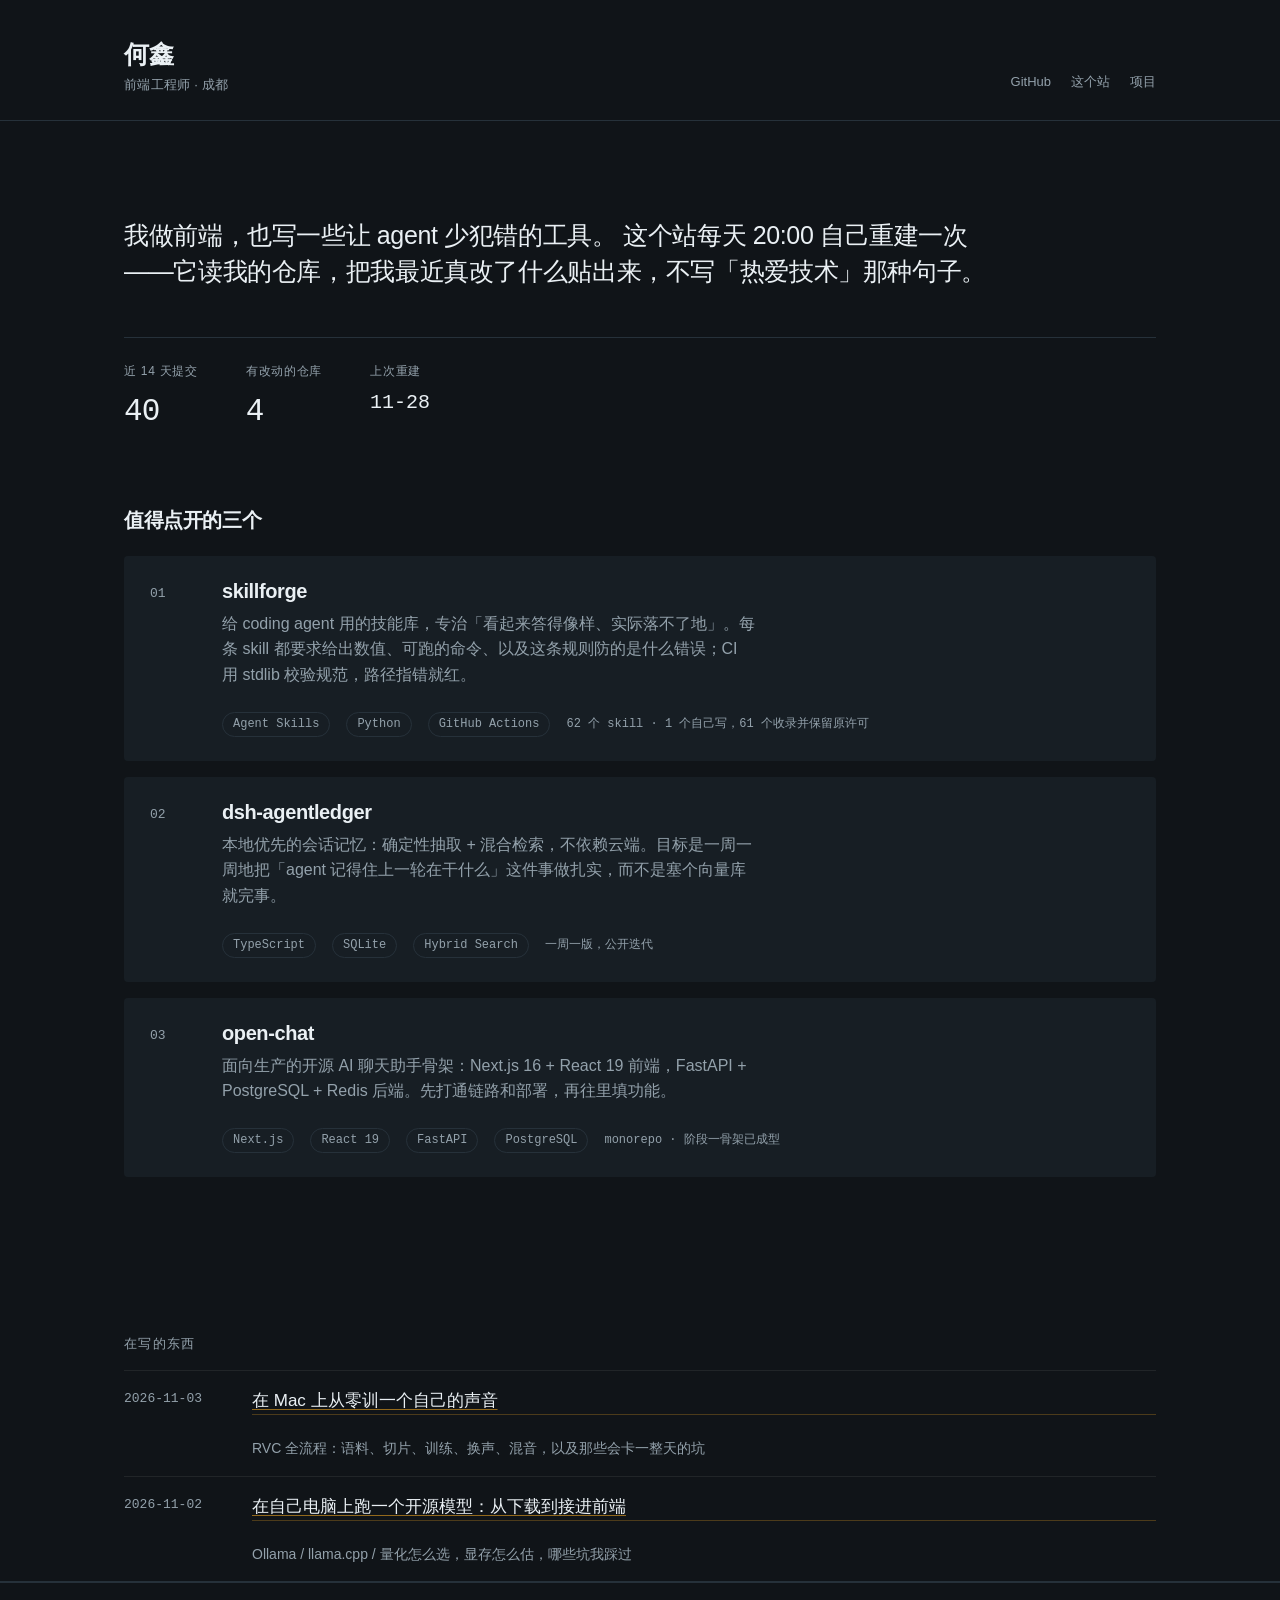
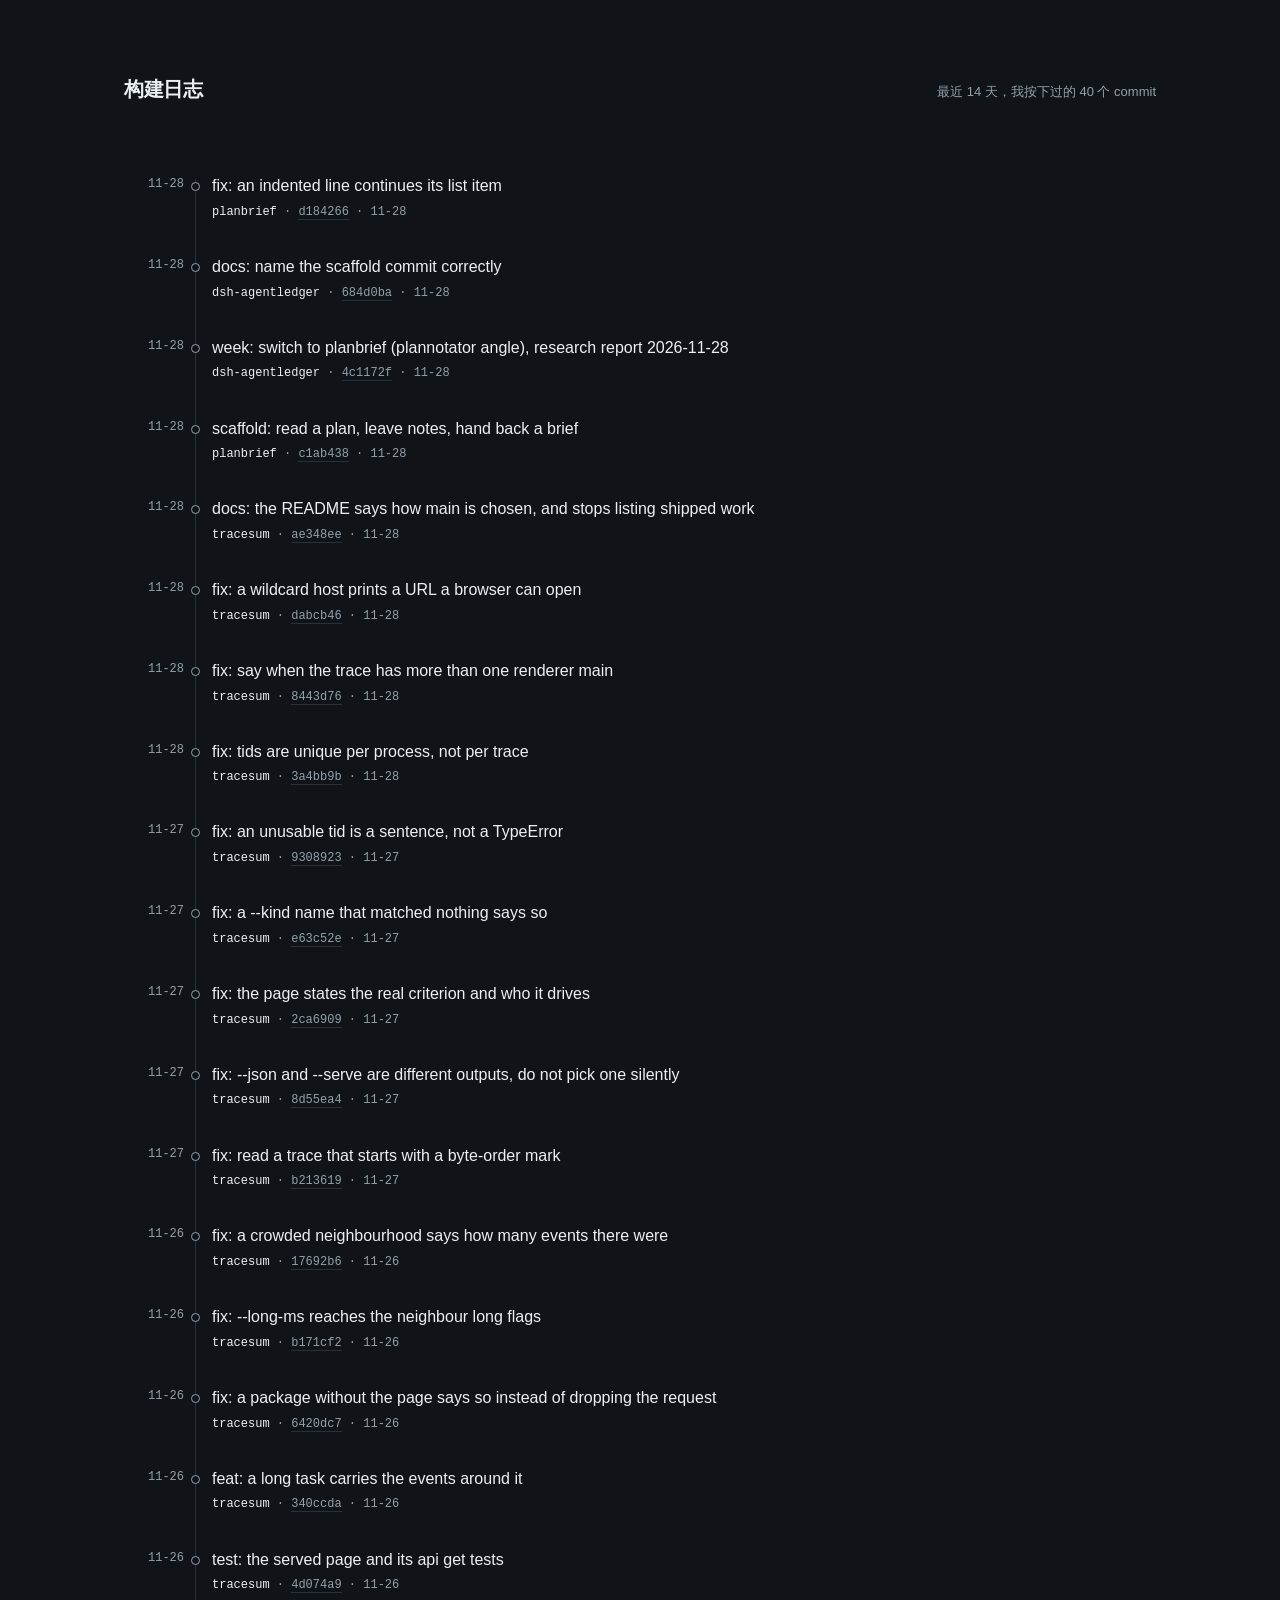
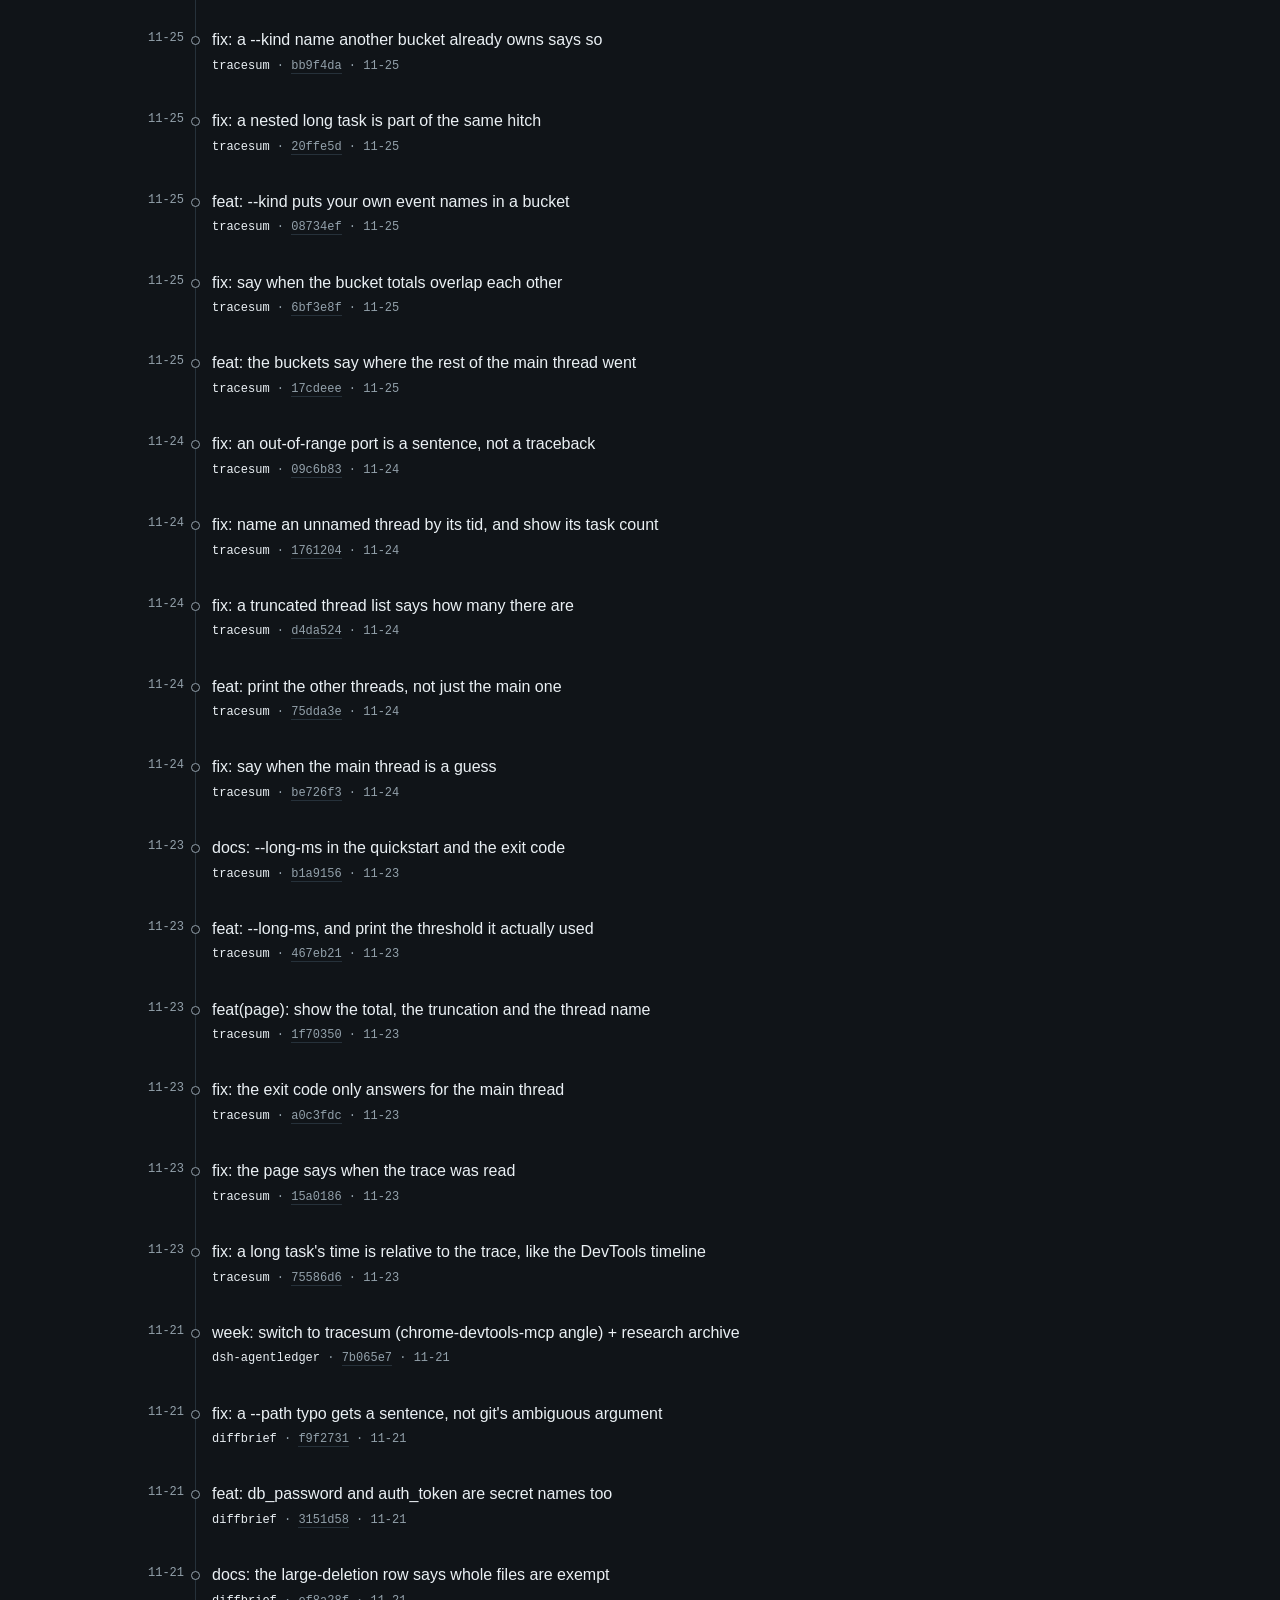
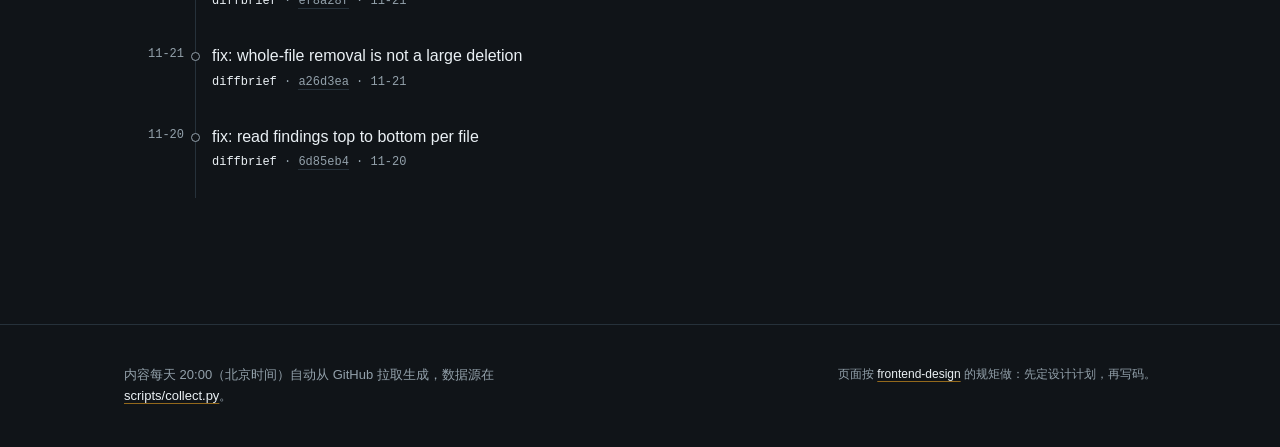
<file: index.html>
<!doctype html>
<html lang="zh-CN">
<head>
<meta charset="utf-8">
<meta name="viewport" content="width=device-width, initial-scale=1">
<title>何鑫 · 前端工程师</title>
<meta name="description" content="何鑫，前端工程师。这里记录我最近在改什么、为什么改，以及几个值得点开的项目。">
<meta property="og:title" content="何鑫 · 前端工程师">
<meta property="og:description" content="最近在改什么、为什么改，以及几个值得点开的项目。">
<meta property="og:type" content="website">
<link rel="icon" href="data:image/svg+xml,<svg xmlns='http://www.w3.org/2000/svg' viewBox='0 0 32 32'><rect width='32' height='32' rx='7' fill='%23101418'/><path d='M9 21V11h2v4h4v-4h2v10h-2v-4h-4v4z' fill='%23FFB020'/></svg>">
<link rel="stylesheet" href="assets/styles.css">
</head>
<body>
<a class="skip" href="#main">跳到正文</a>

<header class="masthead">
  <div class="wrap masthead-inner">
    <div class="who">
      <h1>何鑫</h1>
      <p class="role">前端工程师 · 成都</p>
    </div>
    <nav class="links" aria-label="站外链接">
      <a href="https://github.com/hexinzxq" rel="me noopener">GitHub</a>
      <a href="https://github.com/hexinzxq/blog" rel="noopener">这个站</a>
      <a href="#projects">项目</a>
    </nav>
  </div>
</header>

<main id="main">

  <section class="lede wrap">
    <p class="statement">
      我做前端，也写一些让 agent 少犯错的工具。
      这个站每天 20:00 自己重建一次——它读我的仓库，把我最近真改了什么贴出来，不写「热爱技术」那种句子。
    </p>
    <dl class="counters" id="counters" aria-live="polite">
      <div><dt>近 14 天提交</dt><dd class="num" data-counter="commits">—</dd></div>
      <div><dt>有改动的仓库</dt><dd class="num" data-counter="repos">—</dd></div>
      <div><dt>上次重建</dt><dd class="num" data-counter="built">—</dd></div>
    </dl>
  </section>

  <section id="projects" class="wrap projects" aria-labelledby="projects-h">
    <h2 id="projects-h">值得点开的三个</h2>
    <ol class="project-list" id="project-list">
      <!-- 由 app.js 用 data/site.json 渲染 -->
    </ol>
  </section>

  <section class="writing wrap" aria-labelledby="writing-h">
    <h2 id="writing-h">在写的东西</h2>
    <ol class="posts">
      <li>
        <time datetime="2026-11-03">2026-11-03</time>
        <a href="posts/train-voice-mac.html">在 Mac 上从零训一个自己的声音</a>
        <span class="muted">RVC 全流程：语料、切片、训练、换声、混音，以及那些会卡一整天的坑</span>
      </li>
      <li>
        <time datetime="2026-11-02">2026-11-02</time>
        <a href="posts/model-deploy.html">在自己电脑上跑一个开源模型：从下载到接进前端</a>
        <span class="muted">Ollama / llama.cpp / 量化怎么选，显存怎么估，哪些坑我踩过</span>
      </li>
    </ol>
  </section>

  <section class="log" aria-labelledby="log-h">
    <div class="wrap">
      <div class="log-head">
        <h2 id="log-h">构建日志</h2>
        <p class="log-sub" id="log-sub">最近 14 天，我按下过的 commit</p>
      </div>
      <ol class="timeline" id="timeline">
        <li class="empty">正在读仓库…</li>
      </ol>
      <noscript>
        <p class="empty">这段内容由脚本每天生成，需要开 JavaScript 才看得到。直接看 <a href="https://github.com/hexinzxq">GitHub</a> 也一样。</p>
      </noscript>
    </div>
  </section>

</main>

<footer class="footer">
  <div class="wrap footer-inner">
    <p>内容每天 20:00（北京时间）自动从 GitHub 拉取生成，数据源在 <a href="https://github.com/hexinzxq/blog/blob/main/scripts/collect.py">scripts/collect.py</a>。</p>
    <p class="tiny">页面按 <a href="https://github.com/hexinzxq/skillforge/blob/main/skills/frontend-design/SKILL.md">frontend-design</a> 的规矩做：先定设计计划，再写码。</p>
  </div>
</footer>

<script src="assets/app.js" defer></script>
</body>
</html>
</file>
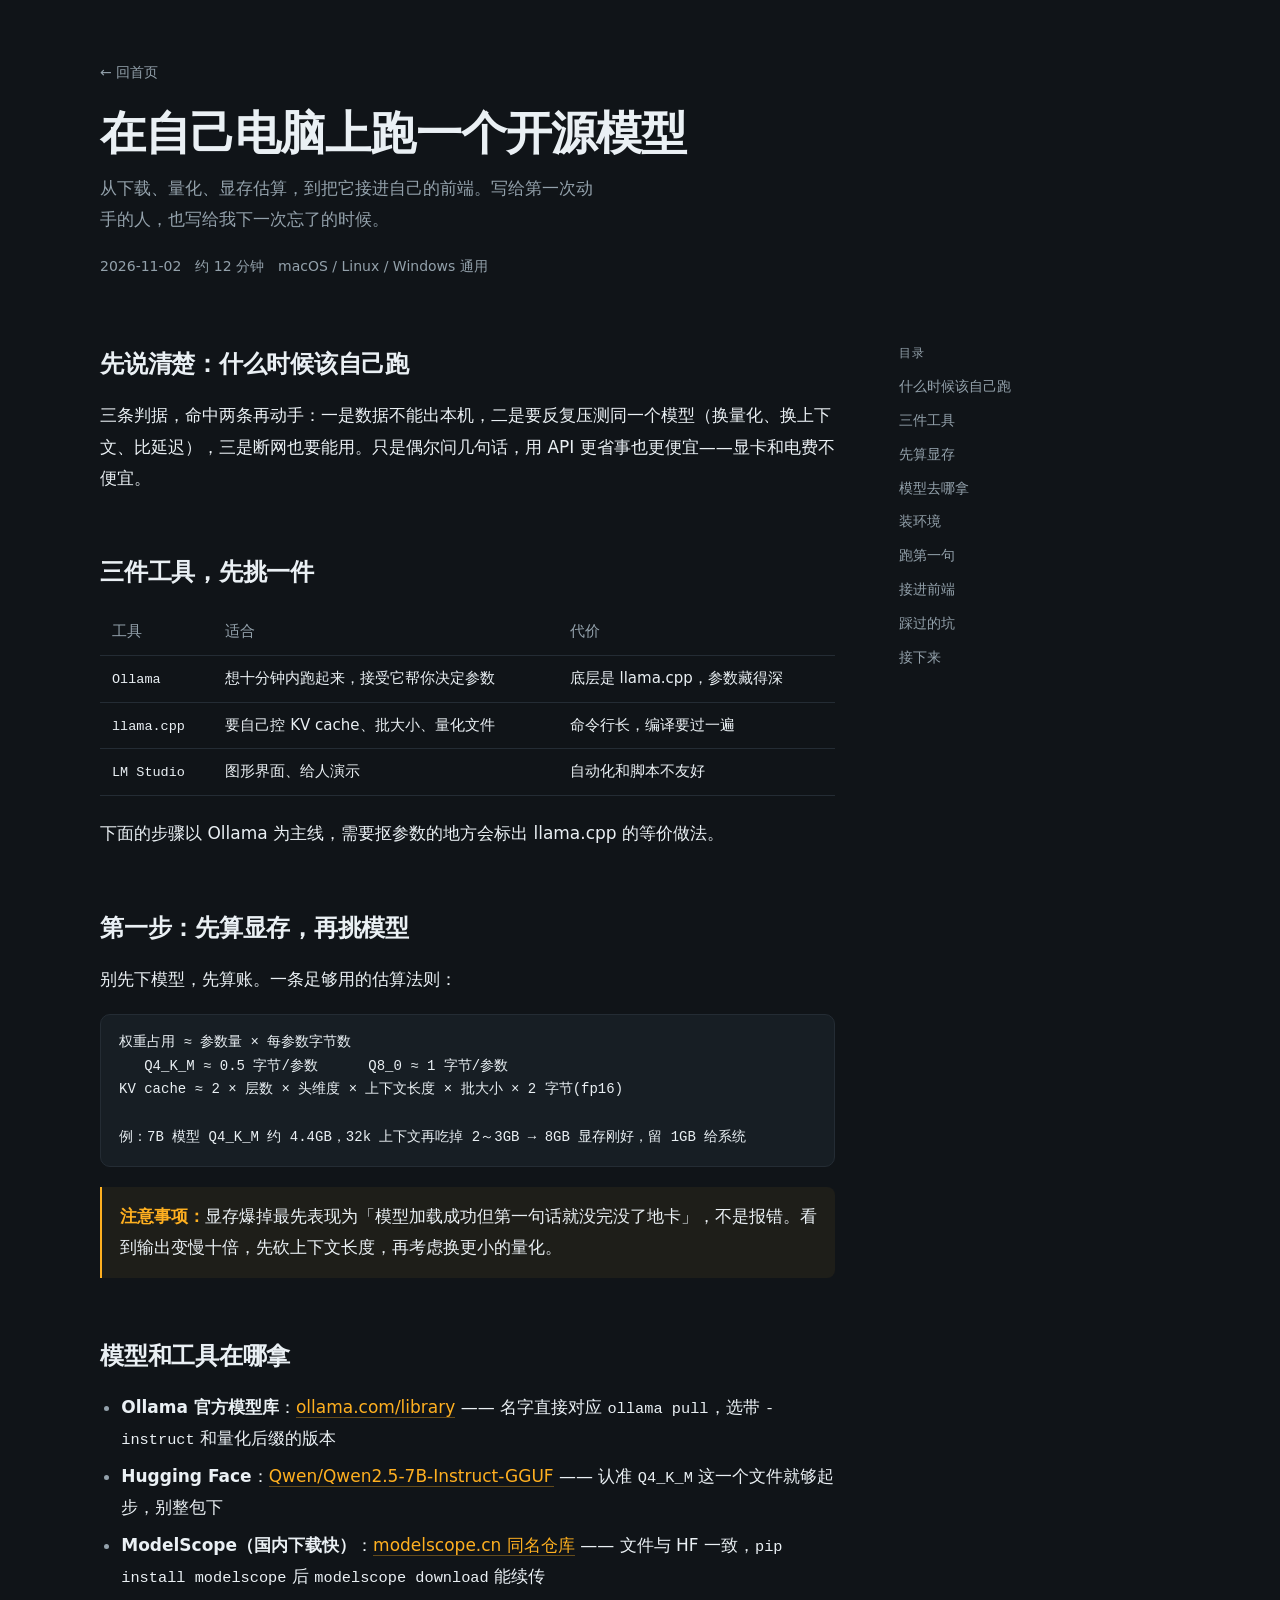
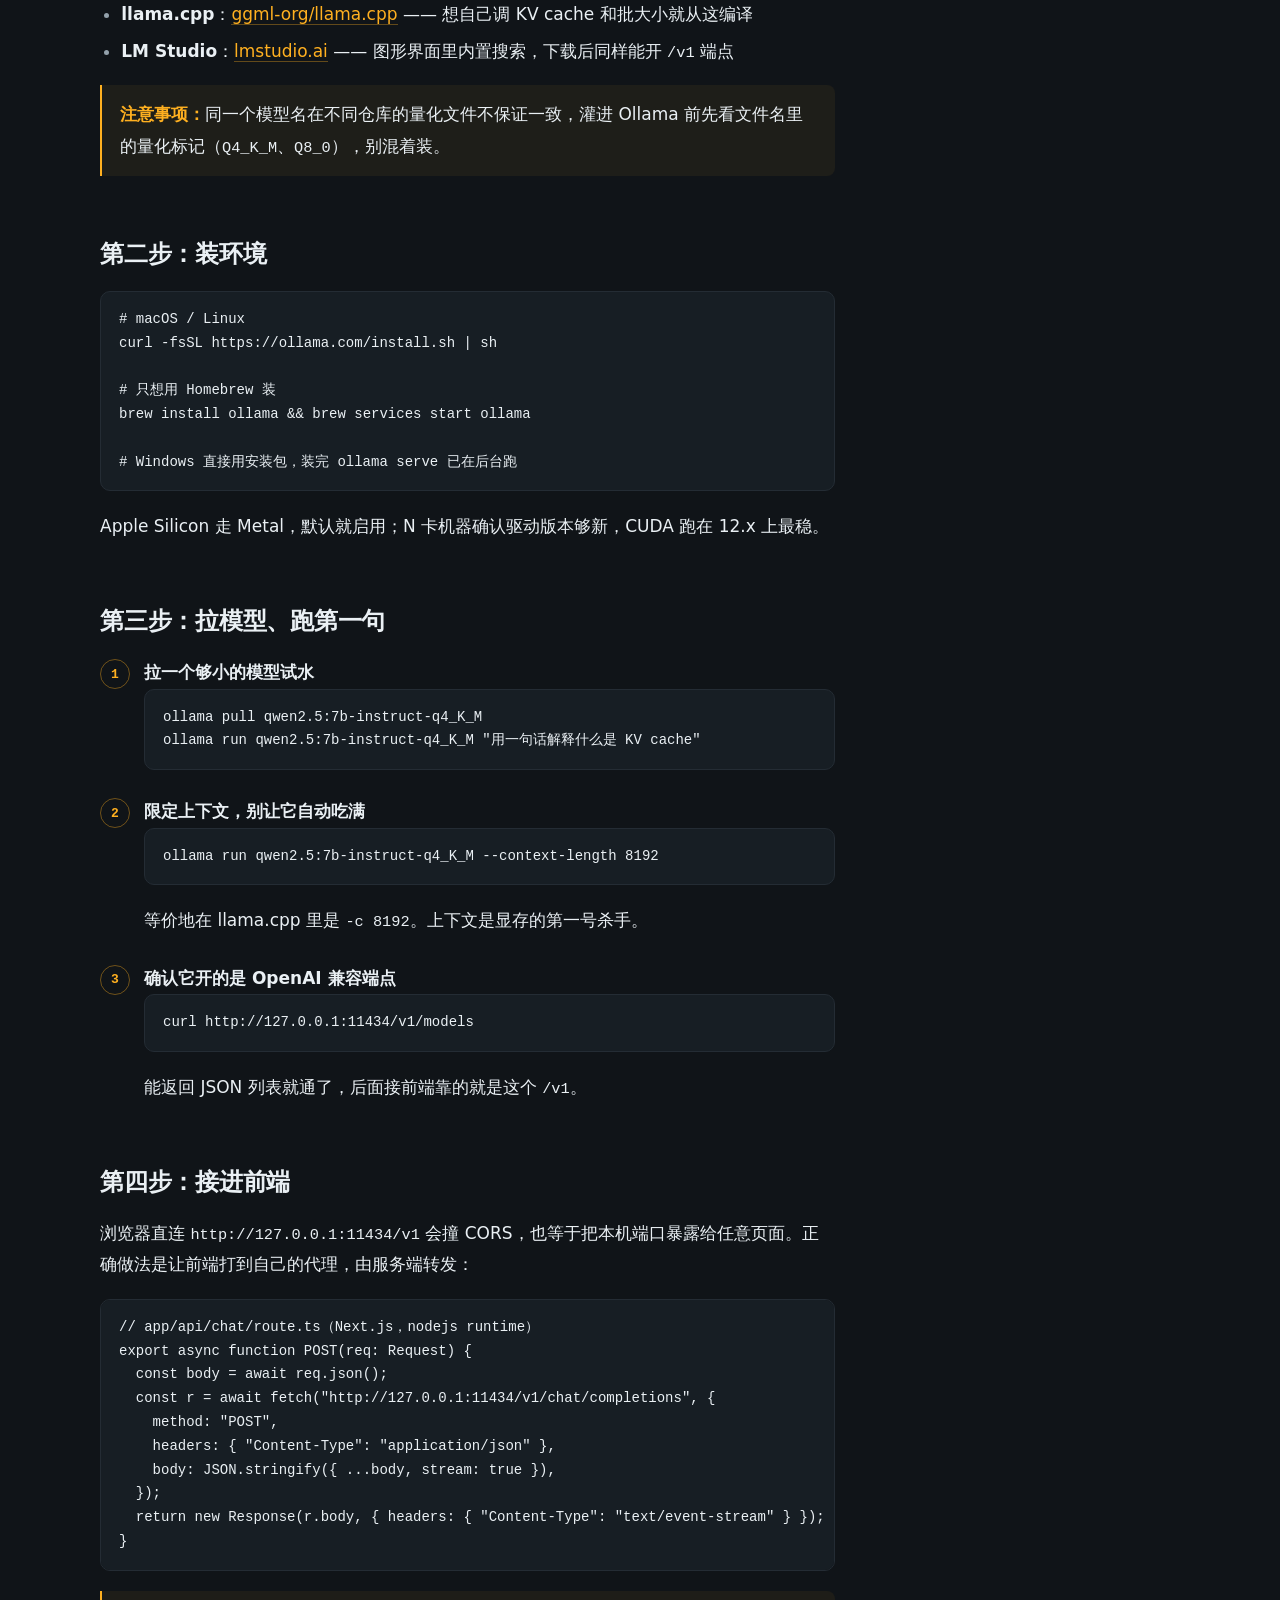
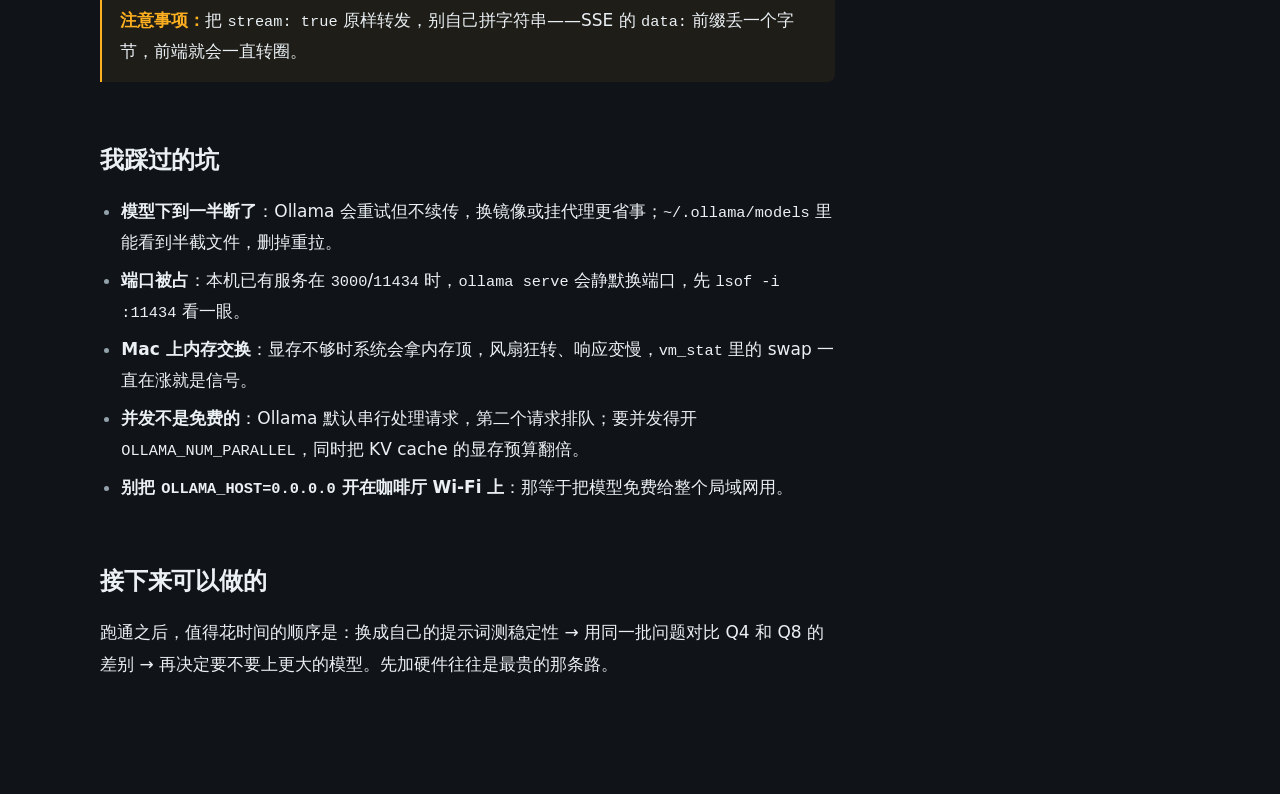
<file: posts/model-deploy.html>
<!doctype html>
<html lang="zh-CN">
<head>
<meta charset="utf-8">
<meta name="viewport" content="width=device-width, initial-scale=1">
<title>在自己电脑上跑一个开源模型 · 何鑫</title>
<meta name="description" content="从下载、量化、显存估算到接进前端：本地部署开源模型的一条完整路线，附踩过的坑。">
<link rel="icon" href="data:image/svg+xml,<svg xmlns='http://www.w3.org/2000/svg' viewBox='0 0 32 32'><rect width='32' height='32' rx='7' fill='%23101418'/><path d='M9 21V11h2v4h4v-4h2v10h-2v-4h-4v4z' fill='%23FFB020'/></svg>">
<link rel="stylesheet" href="../assets/post.css">
</head>
<body>
<div class="wrap top">
  <a class="back" href="../index.html">← 回首页</a>
  <h1>在自己电脑上跑一个开源模型</h1>
  <p class="dek">从下载、量化、显存估算，到把它接进自己的前端。写给第一次动手的人，也写给我下一次忘了的时候。</p>
  <p class="meta"><time datetime="2026-11-02">2026-11-02</time><span>约 12 分钟</span><span>macOS / Linux / Windows 通用</span></p>
</div>

<div class="wrap layout">
  <article>
    <h2 id="why">先说清楚：什么时候该自己跑</h2>
    <p>三条判据，命中两条再动手：一是数据不能出本机，二是要反复压测同一个模型（换量化、换上下文、比延迟），三是断网也要能用。只是偶尔问几句话，用 API 更省事也更便宜——显卡和电费不便宜。</p>

    <h2 id="tools">三件工具，先挑一件</h2>
    <table>
      <thead><tr><th>工具</th><th>适合</th><th>代价</th></tr></thead>
      <tbody>
        <tr><td><code>Ollama</code></td><td>想十分钟内跑起来，接受它帮你决定参数</td><td>底层是 llama.cpp，参数藏得深</td></tr>
        <tr><td><code>llama.cpp</code></td><td>要自己控 KV cache、批大小、量化文件</td><td>命令行长，编译要过一遍</td></tr>
        <tr><td><code>LM Studio</code></td><td>图形界面、给人演示</td><td>自动化和脚本不友好</td></tr>
      </tbody>
    </table>
    <p>下面的步骤以 Ollama 为主线，需要抠参数的地方会标出 llama.cpp 的等价做法。</p>

    <h2 id="size">第一步：先算显存，再挑模型</h2>
    <p>别先下模型，先算账。一条足够用的估算法则：</p>
    <pre><code>权重占用 ≈ 参数量 × 每参数字节数
   Q4_K_M ≈ 0.5 字节/参数      Q8_0 ≈ 1 字节/参数
KV cache ≈ 2 × 层数 × 头维度 × 上下文长度 × 批大小 × 2 字节(fp16)

例：7B 模型 Q4_K_M 约 4.4GB，32k 上下文再吃掉 2～3GB → 8GB 显存刚好，留 1GB 给系统</code></pre>
    <div class="note"><p><strong>注意事项：</strong>显存爆掉最先表现为「模型加载成功但第一句话就没完没了地卡」，不是报错。看到输出变慢十倍，先砍上下文长度，再考虑换更小的量化。</p></div>

    <h2 id="where">模型和工具在哪拿</h2>
    <ul>
      <li><strong>Ollama 官方模型库</strong>：<a href="https://ollama.com/library" rel="noopener">ollama.com/library</a> —— 名字直接对应 <code>ollama pull</code>，选带 <code>-instruct</code> 和量化后缀的版本</li>
      <li><strong>Hugging Face</strong>：<a href="https://huggingface.co/Qwen/Qwen2.5-7B-Instruct-GGUF" rel="noopener">Qwen/Qwen2.5-7B-Instruct-GGUF</a> —— 认准 <code>Q4_K_M</code> 这一个文件就够起步，别整包下</li>
      <li><strong>ModelScope（国内下载快）</strong>：<a href="https://modelscope.cn/models/Qwen/Qwen2.5-7B-Instruct-GGUF" rel="noopener">modelscope.cn 同名仓库</a> —— 文件与 HF 一致，<code>pip install modelscope</code> 后 <code>modelscope download</code> 能续传</li>
      <li><strong>llama.cpp</strong>：<a href="https://github.com/ggml-org/llama.cpp" rel="noopener">ggml-org/llama.cpp</a> —— 想自己调 KV cache 和批大小就从这编译</li>
      <li><strong>LM Studio</strong>：<a href="https://lmstudio.ai" rel="noopener">lmstudio.ai</a> —— 图形界面里内置搜索，下载后同样能开 <code>/v1</code> 端点</li>
    </ul>
    <div class="note"><p><strong>注意事项：</strong>同一个模型名在不同仓库的量化文件不保证一致，灌进 Ollama 前先看文件名里的量化标记（<code>Q4_K_M</code>、<code>Q8_0</code>），别混着装。</p></div>

    <h2 id="install">第二步：装环境</h2>
    <pre><code># macOS / Linux
curl -fsSL https://ollama.com/install.sh | sh

# 只想用 Homebrew 装
brew install ollama && brew services start ollama

# Windows 直接用安装包，装完 ollama serve 已在后台跑</code></pre>
    <p>Apple Silicon 走 Metal，默认就启用；N 卡机器确认驱动版本够新，CUDA 跑在 12.x 上最稳。</p>

    <h2 id="run">第三步：拉模型、跑第一句</h2>
    <ol class="steps">
      <li><strong>拉一个够小的模型试水</strong>
        <pre><code>ollama pull qwen2.5:7b-instruct-q4_K_M
ollama run qwen2.5:7b-instruct-q4_K_M "用一句话解释什么是 KV cache"</code></pre>
      </li>
      <li><strong>限定上下文，别让它自动吃满</strong>
        <pre><code>ollama run qwen2.5:7b-instruct-q4_K_M --context-length 8192</code></pre>
        等价地在 llama.cpp 里是 <code>-c 8192</code>。上下文是显存的第一号杀手。
      </li>
      <li><strong>确认它开的是 OpenAI 兼容端点</strong>
        <pre><code>curl http://127.0.0.1:11434/v1/models</code></pre>
        能返回 JSON 列表就通了，后面接前端靠的就是这个 <code>/v1</code>。
      </li>
    </ol>

    <h2 id="frontend">第四步：接进前端</h2>
    <p>浏览器直连 <code>http://127.0.0.1:11434/v1</code> 会撞 CORS，也等于把本机端口暴露给任意页面。正确做法是让前端打到自己的代理，由服务端转发：</p>
    <pre><code>// app/api/chat/route.ts（Next.js，nodejs runtime）
export async function POST(req: Request) {
  const body = await req.json();
  const r = await fetch("http://127.0.0.1:11434/v1/chat/completions", {
    method: "POST",
    headers: { "Content-Type": "application/json" },
    body: JSON.stringify({ ...body, stream: true }),
  });
  return new Response(r.body, { headers: { "Content-Type": "text/event-stream" } });
}</code></pre>
    <div class="note"><p><strong>注意事项：</strong>把 <code>stream: true</code> 原样转发，别自己拼字符串——SSE 的 <code>data:</code> 前缀丢一个字节，前端就会一直转圈。</p></div>

    <h2 id="pits">我踩过的坑</h2>
    <ul>
      <li><strong>模型下到一半断了</strong>：Ollama 会重试但不续传，换镜像或挂代理更省事；<code>~/.ollama/models</code> 里能看到半截文件，删掉重拉。</li>
      <li><strong>端口被占</strong>：本机已有服务在 <code>3000</code>/<code>11434</code> 时，<code>ollama serve</code> 会静默换端口，先 <code>lsof -i :11434</code> 看一眼。</li>
      <li><strong>Mac 上内存交换</strong>：显存不够时系统会拿内存顶，风扇狂转、响应变慢，<code>vm_stat</code> 里的 swap 一直在涨就是信号。</li>
      <li><strong>并发不是免费的</strong>：Ollama 默认串行处理请求，第二个请求排队；要并发得开 <code>OLLAMA_NUM_PARALLEL</code>，同时把 KV cache 的显存预算翻倍。</li>
      <li><strong>别把 <code>OLLAMA_HOST=0.0.0.0</code> 开在咖啡厅 Wi-Fi 上</strong>：那等于把模型免费给整个局域网用。</li>
    </ul>

    <h2 id="next">接下来可以做的</h2>
    <p>跑通之后，值得花时间的顺序是：换成自己的提示词测稳定性 → 用同一批问题对比 Q4 和 Q8 的差别 → 再决定要不要上更大的模型。先加硬件往往是最贵的那条路。</p>
  </article>

  <nav class="toc" aria-label="目录">
    <p>目录</p>
    <ol>
      <li><a href="#why">什么时候该自己跑</a></li>
      <li><a href="#tools">三件工具</a></li>
      <li><a href="#size">先算显存</a></li>
      <li><a href="#where">模型去哪拿</a></li>
      <li><a href="#install">装环境</a></li>
      <li><a href="#run">跑第一句</a></li>
      <li><a href="#frontend">接进前端</a></li>
      <li><a href="#pits">踩过的坑</a></li>
      <li><a href="#next">接下来</a></li>
    </ol>
  </nav>
</div>
</body>
</html>
</file>
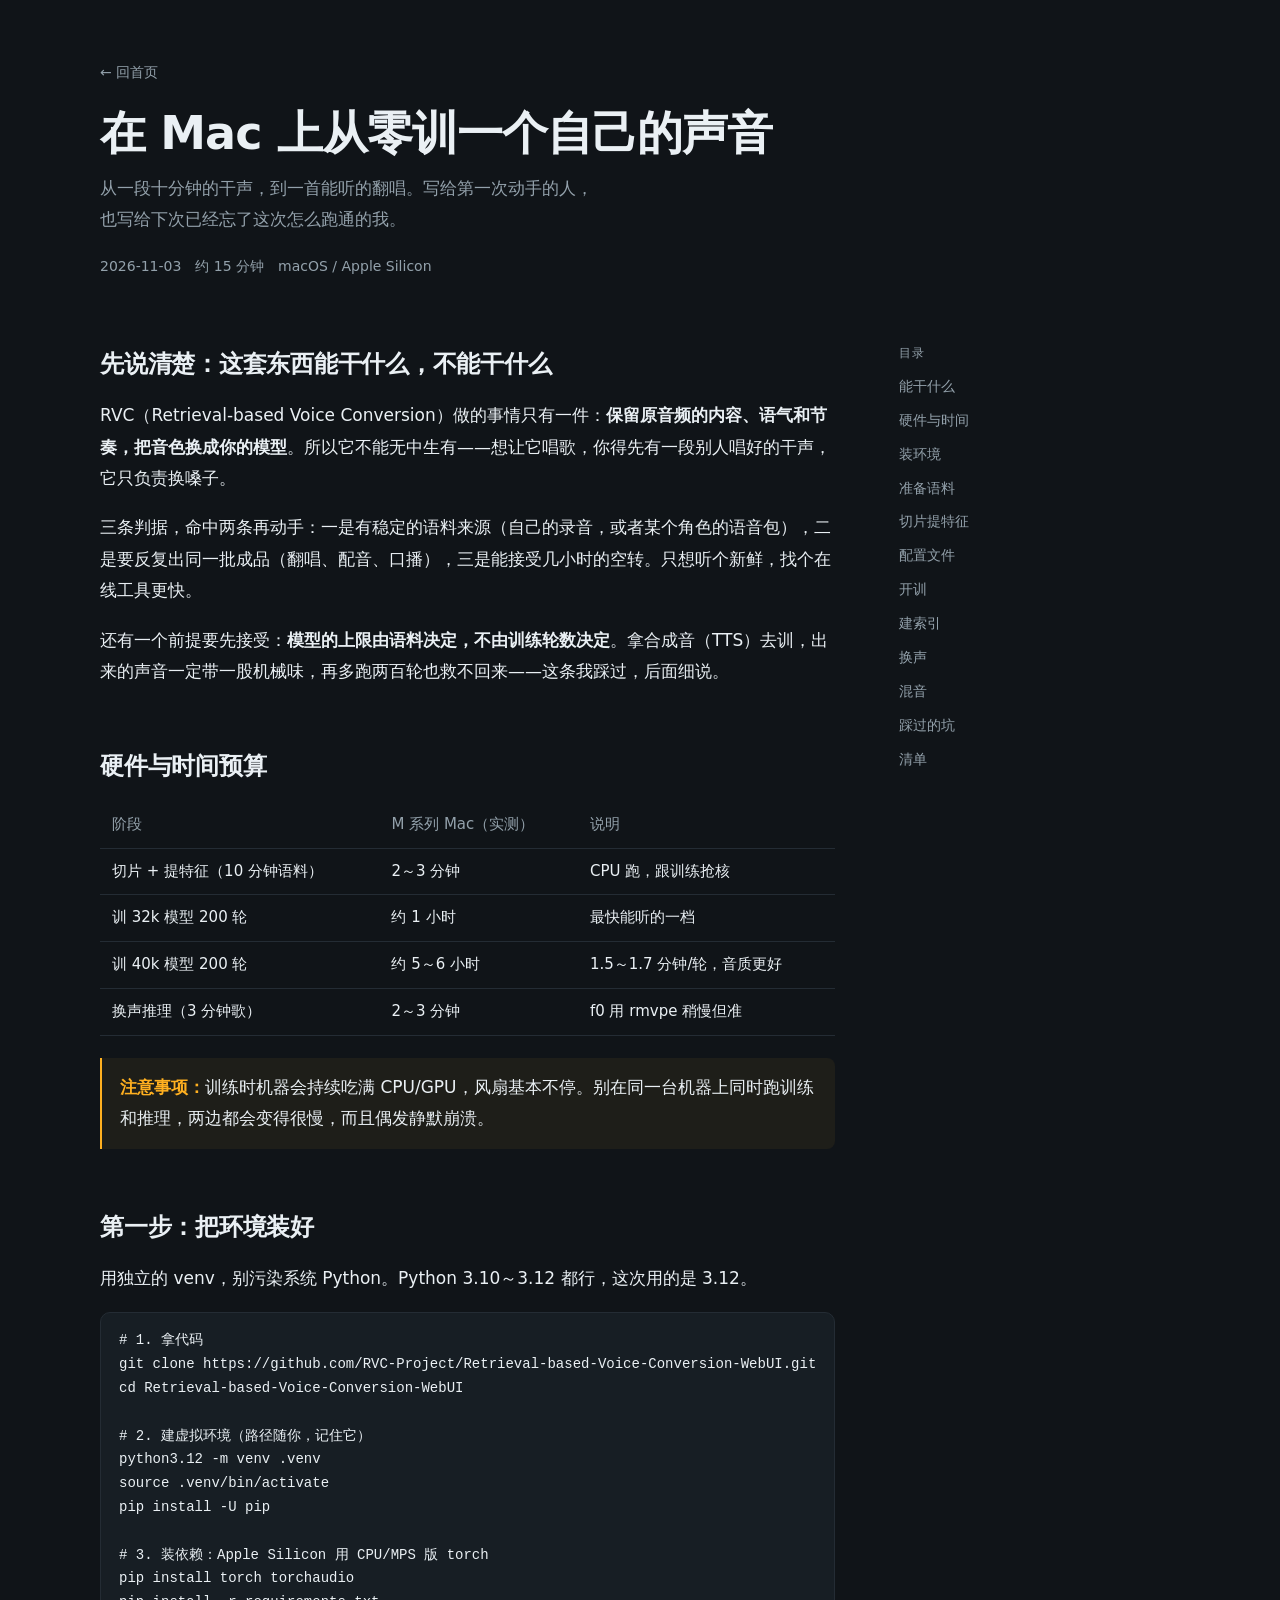
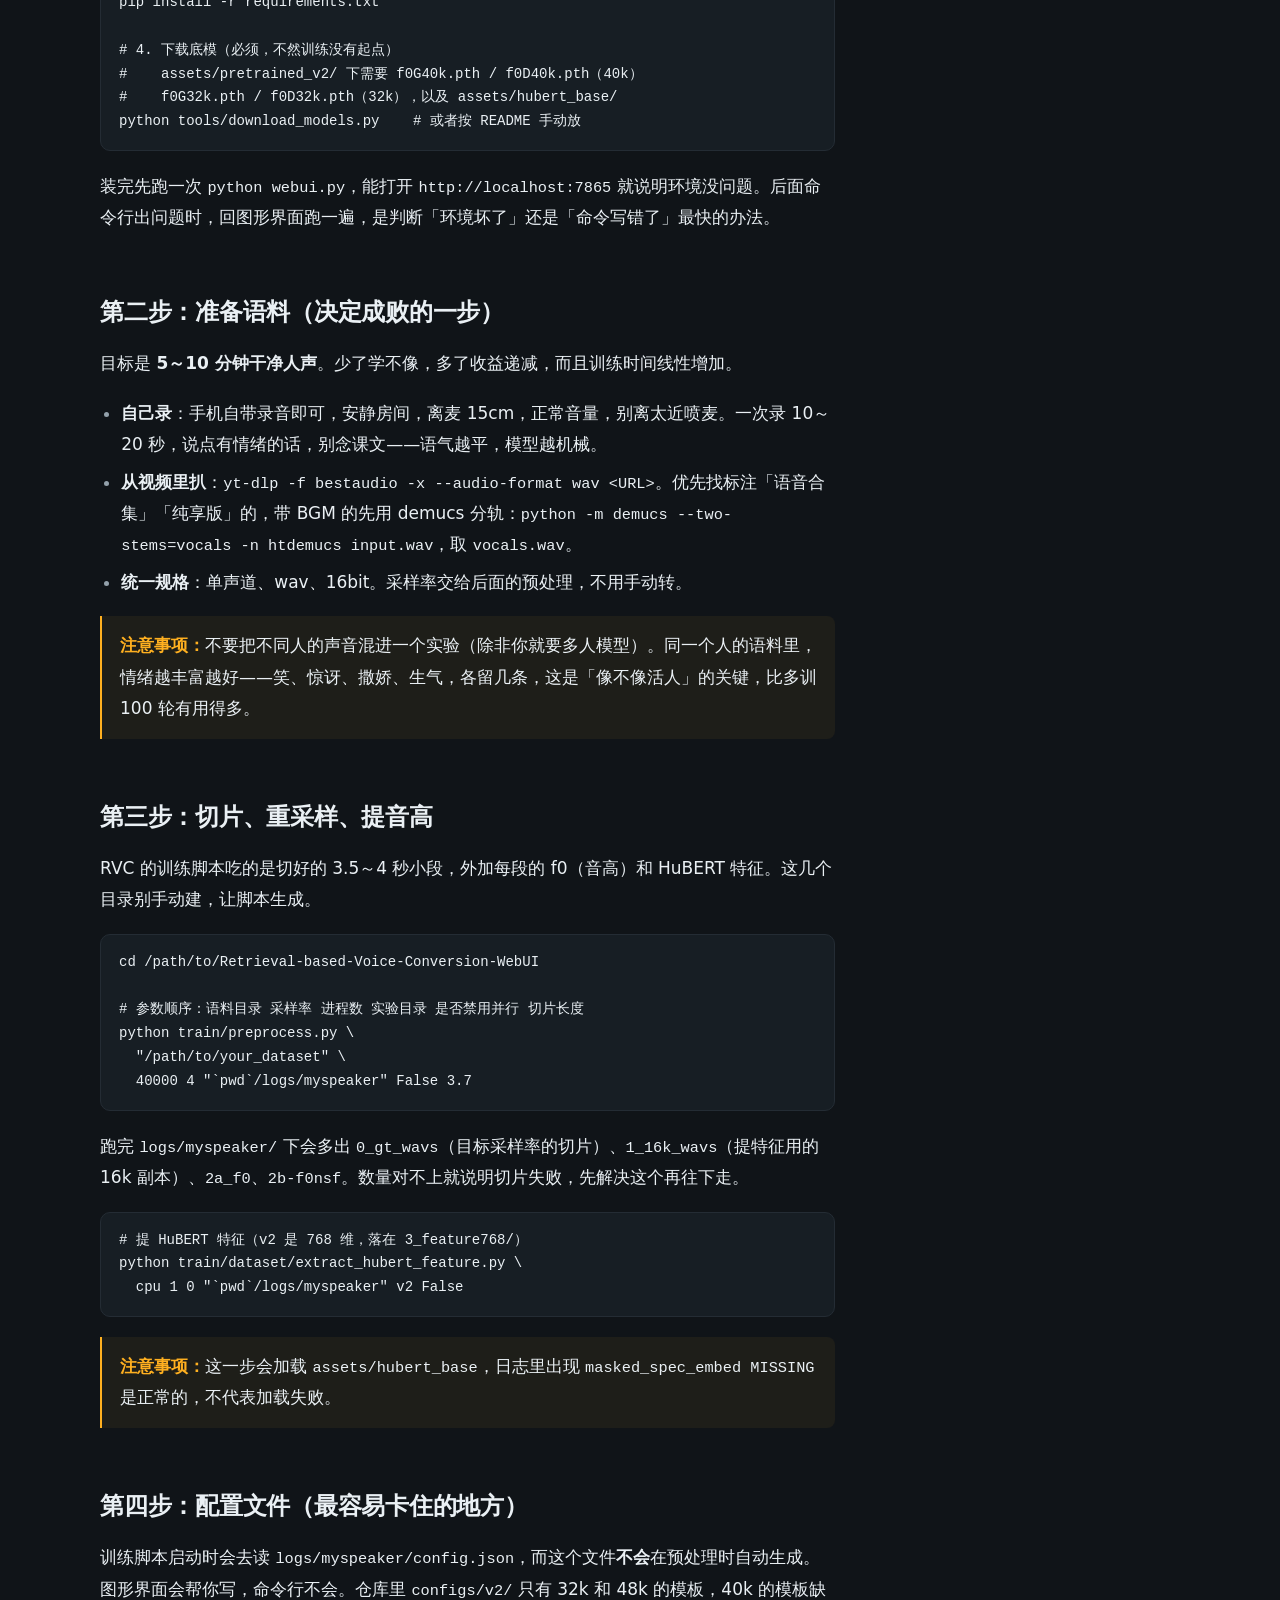
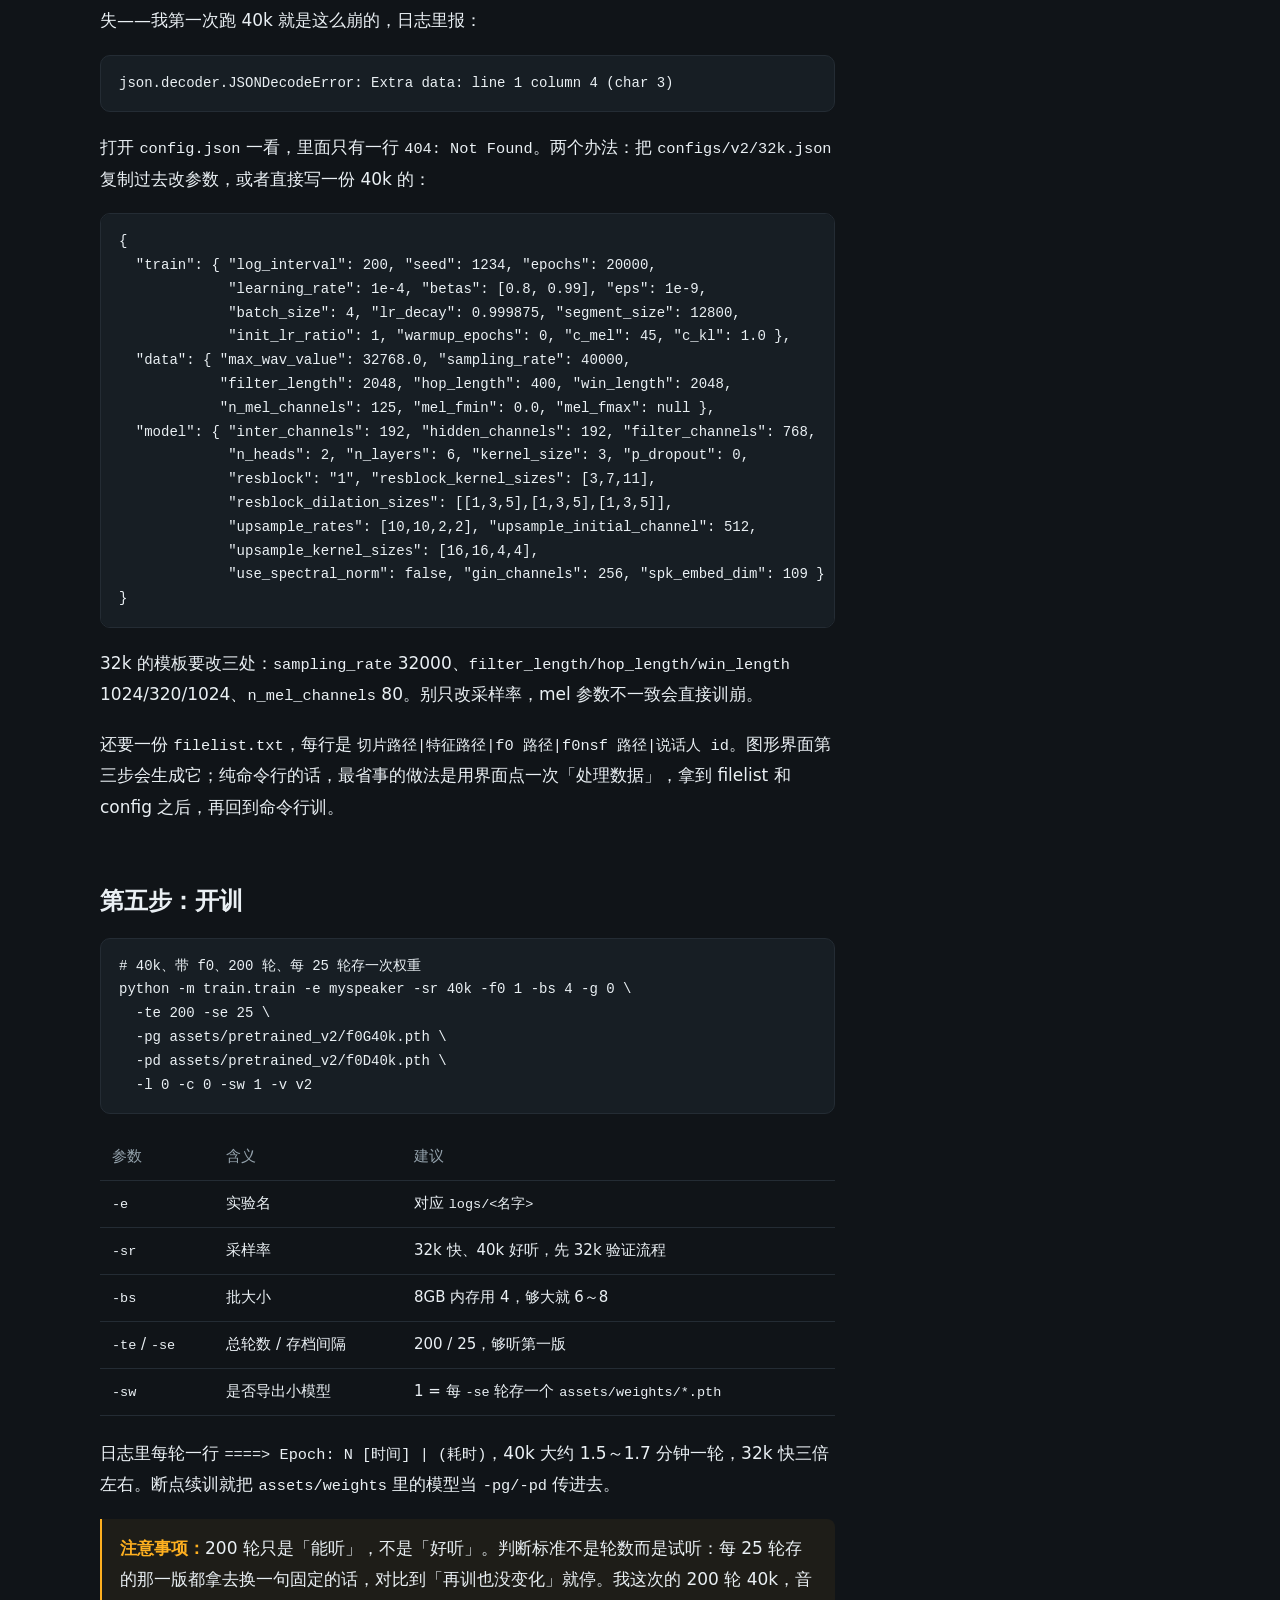
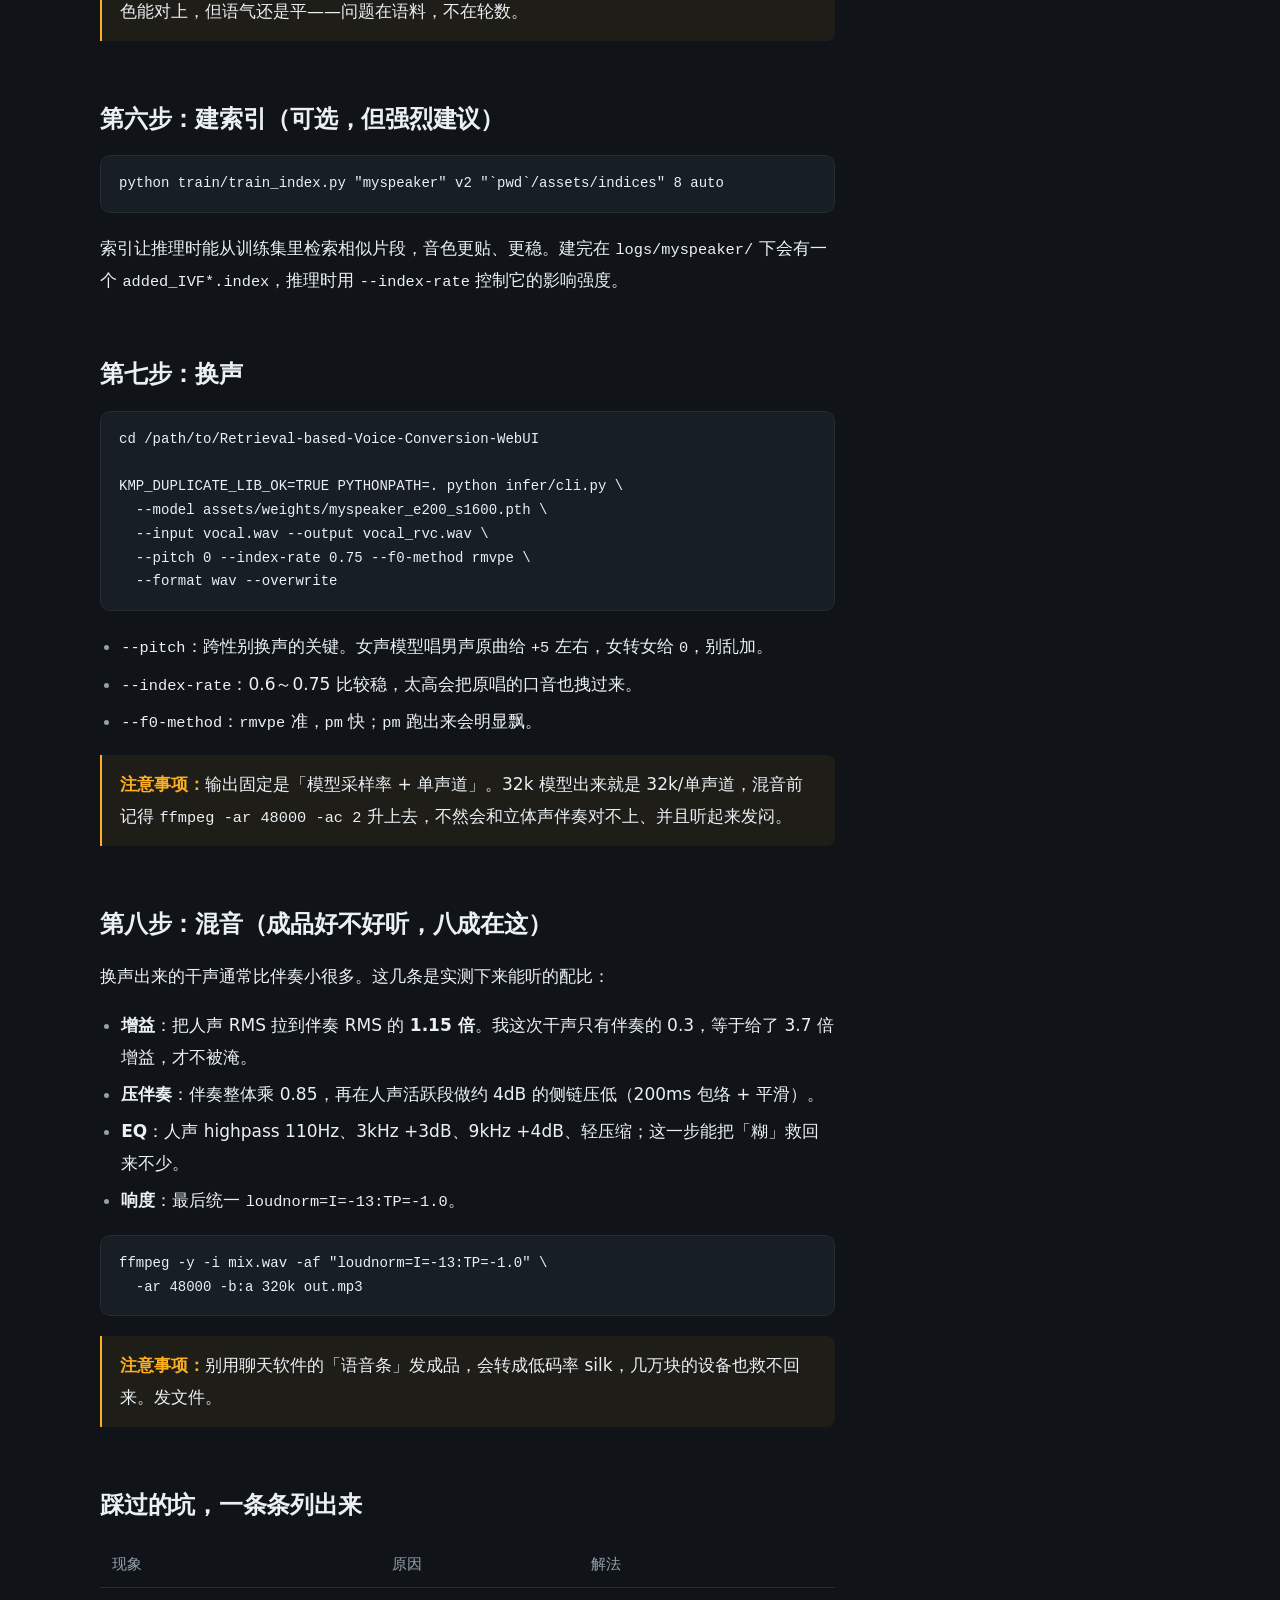
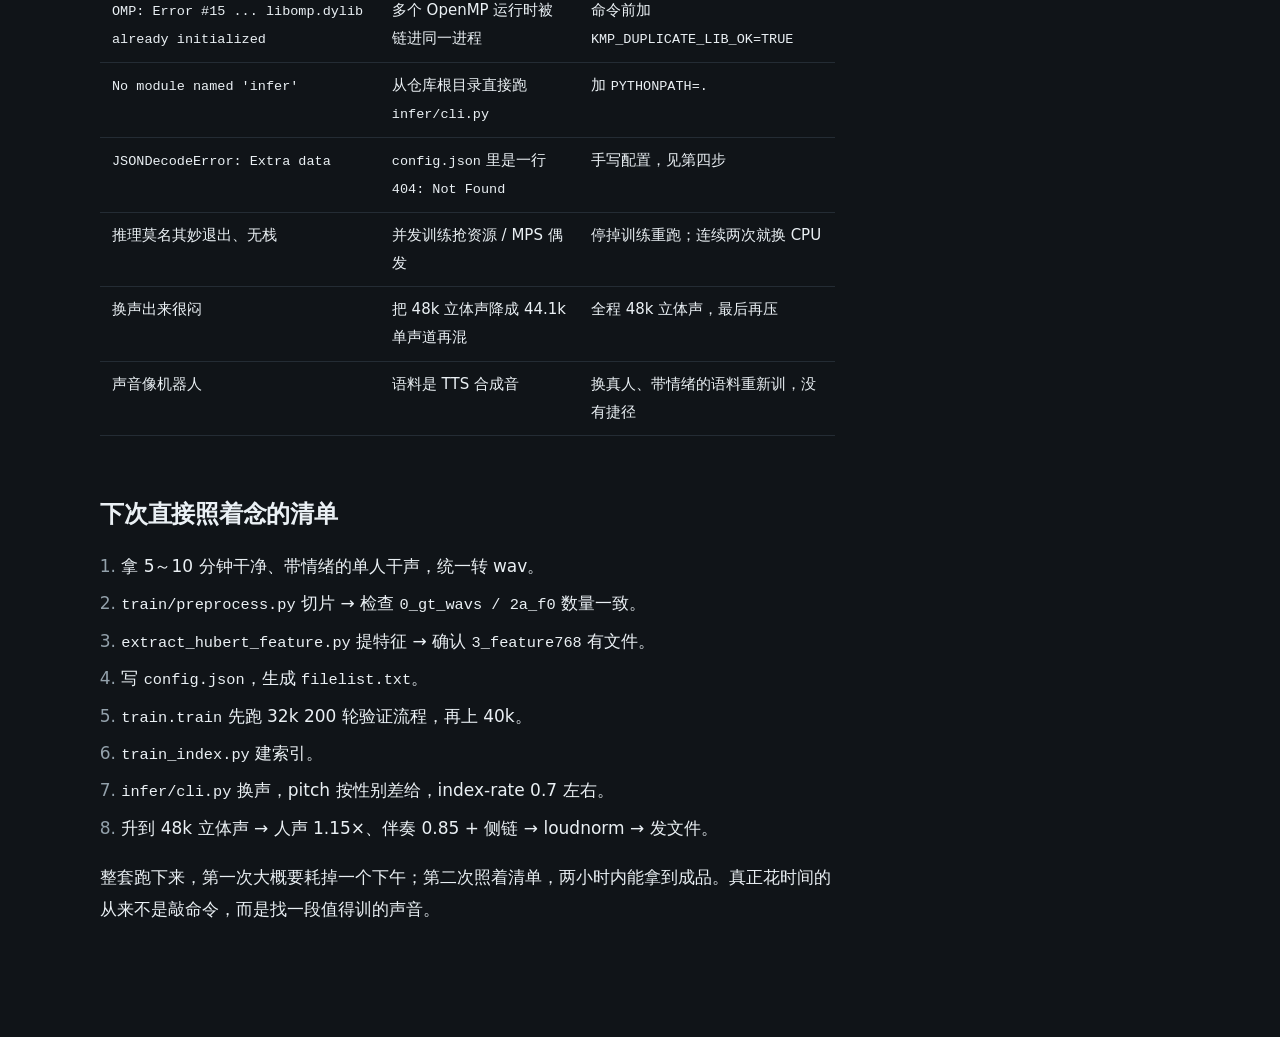
<file: posts/train-voice-mac.html>
<!doctype html>
<html lang="zh-CN">
<head>
<meta charset="utf-8">
<meta name="viewport" content="width=device-width, initial-scale=1">
<title>在 Mac 上从零训一个自己的声音 · 何鑫</title>
<meta name="description" content="从收集语音、切片、提特征、训练 RVC，到换声、混音、导出：Mac 上把自己或喜欢的角色训成一个能唱歌的声音模型，附全部命令和踩过的坑。">
<link rel="icon" href="data:image/svg+xml,<svg xmlns='http://www.w3.org/2000/svg' viewBox='0 0 32 32'><rect width='32' height='32' rx='7' fill='%23101418'/><path d='M9 21V11h2v4h4v-4h2v10h-2v-4h-4v4z' fill='%23FFB020'/></svg>">
<link rel="stylesheet" href="../assets/post.css">
</head>
<body>
<div class="wrap top">
  <a class="back" href="../index.html">← 回首页</a>
  <h1>在 Mac 上从零训一个自己的声音</h1>
  <p class="dek">从一段十分钟的干声，到一首能听的翻唱。写给第一次动手的人，也写给下次已经忘了这次怎么跑通的我。</p>
  <p class="meta"><time datetime="2026-11-03">2026-11-03</time><span>约 15 分钟</span><span>macOS / Apple Silicon</span></p>
</div>

<div class="wrap layout">
  <article>
    <h2 id="why">先说清楚：这套东西能干什么，不能干什么</h2>
    <p>RVC（Retrieval-based Voice Conversion）做的事情只有一件：<strong>保留原音频的内容、语气和节奏，把音色换成你的模型</strong>。所以它不能无中生有——想让它唱歌，你得先有一段别人唱好的干声，它只负责换嗓子。</p>
    <p>三条判据，命中两条再动手：一是有稳定的语料来源（自己的录音，或者某个角色的语音包），二是要反复出同一批成品（翻唱、配音、口播），三是能接受几小时的空转。只想听个新鲜，找个在线工具更快。</p>
    <p>还有一个前提要先接受：<strong>模型的上限由语料决定，不由训练轮数决定</strong>。拿合成音（TTS）去训，出来的声音一定带一股机械味，再多跑两百轮也救不回来——这条我踩过，后面细说。</p>

    <h2 id="hardware">硬件与时间预算</h2>
    <table>
      <thead><tr><th>阶段</th><th>M 系列 Mac（实测）</th><th>说明</th></tr></thead>
      <tbody>
        <tr><td>切片 + 提特征（10 分钟语料）</td><td>2～3 分钟</td><td>CPU 跑，跟训练抢核</td></tr>
        <tr><td>训 32k 模型 200 轮</td><td>约 1 小时</td><td>最快能听的一档</td></tr>
        <tr><td>训 40k 模型 200 轮</td><td>约 5～6 小时</td><td>1.5～1.7 分钟/轮，音质更好</td></tr>
        <tr><td>换声推理（3 分钟歌）</td><td>2～3 分钟</td><td>f0 用 rmvpe 稍慢但准</td></tr>
      </tbody>
    </table>
    <div class="note"><p><strong>注意事项：</strong>训练时机器会持续吃满 CPU/GPU，风扇基本不停。别在同一台机器上同时跑训练和推理，两边都会变得很慢，而且偶发静默崩溃。</p></div>

    <h2 id="env">第一步：把环境装好</h2>
    <p>用独立的 venv，别污染系统 Python。Python 3.10～3.12 都行，这次用的是 3.12。</p>
    <pre><code># 1. 拿代码
git clone https://github.com/RVC-Project/Retrieval-based-Voice-Conversion-WebUI.git
cd Retrieval-based-Voice-Conversion-WebUI

# 2. 建虚拟环境（路径随你，记住它）
python3.12 -m venv .venv
source .venv/bin/activate
pip install -U pip

# 3. 装依赖：Apple Silicon 用 CPU/MPS 版 torch
pip install torch torchaudio
pip install -r requirements.txt

# 4. 下载底模（必须，不然训练没有起点）
#    assets/pretrained_v2/ 下需要 f0G40k.pth / f0D40k.pth（40k）
#    f0G32k.pth / f0D32k.pth（32k），以及 assets/hubert_base/
python tools/download_models.py    # 或者按 README 手动放</code></pre>
    <p>装完先跑一次 <code>python webui.py</code>，能打开 <code>http://localhost:7865</code> 就说明环境没问题。后面命令行出问题时，回图形界面跑一遍，是判断「环境坏了」还是「命令写错了」最快的办法。</p>

    <h2 id="data">第二步：准备语料（决定成败的一步）</h2>
    <p>目标是 <strong>5～10 分钟干净人声</strong>。少了学不像，多了收益递减，而且训练时间线性增加。</p>
    <ul>
      <li><strong>自己录</strong>：手机自带录音即可，安静房间，离麦 15cm，正常音量，别离太近喷麦。一次录 10～20 秒，说点有情绪的话，别念课文——语气越平，模型越机械。</li>
      <li><strong>从视频里扒</strong>：<code>yt-dlp -f bestaudio -x --audio-format wav &lt;URL&gt;</code>。优先找标注「语音合集」「纯享版」的，带 BGM 的先用 demucs 分轨：<code>python -m demucs --two-stems=vocals -n htdemucs input.wav</code>，取 <code>vocals.wav</code>。</li>
      <li><strong>统一规格</strong>：单声道、wav、16bit。采样率交给后面的预处理，不用手动转。</li>
    </ul>
    <div class="note"><p><strong>注意事项：</strong>不要把不同人的声音混进一个实验（除非你就要多人模型）。同一个人的语料里，情绪越丰富越好——笑、惊讶、撒娇、生气，各留几条，这是「像不像活人」的关键，比多训 100 轮有用得多。</p></div>

    <h2 id="preprocess">第三步：切片、重采样、提音高</h2>
    <p>RVC 的训练脚本吃的是切好的 3.5～4 秒小段，外加每段的 f0（音高）和 HuBERT 特征。这几个目录别手动建，让脚本生成。</p>
    <pre><code>cd /path/to/Retrieval-based-Voice-Conversion-WebUI

# 参数顺序：语料目录 采样率 进程数 实验目录 是否禁用并行 切片长度
python train/preprocess.py \
  "/path/to/your_dataset" \
  40000 4 "`pwd`/logs/myspeaker" False 3.7</code></pre>
    <p>跑完 <code>logs/myspeaker/</code> 下会多出 <code>0_gt_wavs</code>（目标采样率的切片）、<code>1_16k_wavs</code>（提特征用的 16k 副本）、<code>2a_f0</code>、<code>2b-f0nsf</code>。数量对不上就说明切片失败，先解决这个再往下走。</p>
    <pre><code># 提 HuBERT 特征（v2 是 768 维，落在 3_feature768/）
python train/dataset/extract_hubert_feature.py \
  cpu 1 0 "`pwd`/logs/myspeaker" v2 False</code></pre>
    <div class="note"><p><strong>注意事项：</strong>这一步会加载 <code>assets/hubert_base</code>，日志里出现 <code>masked_spec_embed MISSING</code> 是正常的，不代表加载失败。</p></div>

    <h2 id="config">第四步：配置文件（最容易卡住的地方）</h2>
    <p>训练脚本启动时会去读 <code>logs/myspeaker/config.json</code>，而这个文件<strong>不会</strong>在预处理时自动生成。图形界面会帮你写，命令行不会。仓库里 <code>configs/v2/</code> 只有 32k 和 48k 的模板，40k 的模板缺失——我第一次跑 40k 就是这么崩的，日志里报：</p>
    <pre><code>json.decoder.JSONDecodeError: Extra data: line 1 column 4 (char 3)</code></pre>
    <p>打开 <code>config.json</code> 一看，里面只有一行 <code>404: Not Found</code>。两个办法：把 <code>configs/v2/32k.json</code> 复制过去改参数，或者直接写一份 40k 的：</p>
    <pre><code>{
  "train": { "log_interval": 200, "seed": 1234, "epochs": 20000,
             "learning_rate": 1e-4, "betas": [0.8, 0.99], "eps": 1e-9,
             "batch_size": 4, "lr_decay": 0.999875, "segment_size": 12800,
             "init_lr_ratio": 1, "warmup_epochs": 0, "c_mel": 45, "c_kl": 1.0 },
  "data": { "max_wav_value": 32768.0, "sampling_rate": 40000,
            "filter_length": 2048, "hop_length": 400, "win_length": 2048,
            "n_mel_channels": 125, "mel_fmin": 0.0, "mel_fmax": null },
  "model": { "inter_channels": 192, "hidden_channels": 192, "filter_channels": 768,
             "n_heads": 2, "n_layers": 6, "kernel_size": 3, "p_dropout": 0,
             "resblock": "1", "resblock_kernel_sizes": [3,7,11],
             "resblock_dilation_sizes": [[1,3,5],[1,3,5],[1,3,5]],
             "upsample_rates": [10,10,2,2], "upsample_initial_channel": 512,
             "upsample_kernel_sizes": [16,16,4,4],
             "use_spectral_norm": false, "gin_channels": 256, "spk_embed_dim": 109 }
}</code></pre>
    <p>32k 的模板要改三处：<code>sampling_rate</code> 32000、<code>filter_length/hop_length/win_length</code> 1024/320/1024、<code>n_mel_channels</code> 80。别只改采样率，mel 参数不一致会直接训崩。</p>
    <p>还要一份 <code>filelist.txt</code>，每行是 <code>切片路径|特征路径|f0 路径|f0nsf 路径|说话人 id</code>。图形界面第三步会生成它；纯命令行的话，最省事的做法是用界面点一次「处理数据」，拿到 filelist 和 config 之后，再回到命令行训。</p>

    <h2 id="train">第五步：开训</h2>
    <pre><code># 40k、带 f0、200 轮、每 25 轮存一次权重
python -m train.train -e myspeaker -sr 40k -f0 1 -bs 4 -g 0 \
  -te 200 -se 25 \
  -pg assets/pretrained_v2/f0G40k.pth \
  -pd assets/pretrained_v2/f0D40k.pth \
  -l 0 -c 0 -sw 1 -v v2</code></pre>
    <table>
      <thead><tr><th>参数</th><th>含义</th><th>建议</th></tr></thead>
      <tbody>
        <tr><td><code>-e</code></td><td>实验名</td><td>对应 <code>logs/&lt;名字&gt;</code></td></tr>
        <tr><td><code>-sr</code></td><td>采样率</td><td>32k 快、40k 好听，先 32k 验证流程</td></tr>
        <tr><td><code>-bs</code></td><td>批大小</td><td>8GB 内存用 4，够大就 6～8</td></tr>
        <tr><td><code>-te</code> / <code>-se</code></td><td>总轮数 / 存档间隔</td><td>200 / 25，够听第一版</td></tr>
        <tr><td><code>-sw</code></td><td>是否导出小模型</td><td>1 = 每 <code>-se</code> 轮存一个 <code>assets/weights/*.pth</code></td></tr>
      </tbody>
    </table>
    <p>日志里每轮一行 <code>====&gt; Epoch: N [时间] | (耗时)</code>，40k 大约 1.5～1.7 分钟一轮，32k 快三倍左右。断点续训就把 <code>assets/weights</code> 里的模型当 <code>-pg/-pd</code> 传进去。</p>
    <div class="note"><p><strong>注意事项：</strong>200 轮只是「能听」，不是「好听」。判断标准不是轮数而是试听：每 25 轮存的那一版都拿去换一句固定的话，对比到「再训也没变化」就停。我这次的 200 轮 40k，音色能对上，但语气还是平——问题在语料，不在轮数。</p></div>

    <h2 id="index">第六步：建索引（可选，但强烈建议）</h2>
    <pre><code>python train/train_index.py "myspeaker" v2 "`pwd`/assets/indices" 8 auto</code></pre>
    <p>索引让推理时能从训练集里检索相似片段，音色更贴、更稳。建完在 <code>logs/myspeaker/</code> 下会有一个 <code>added_IVF*.index</code>，推理时用 <code>--index-rate</code> 控制它的影响强度。</p>

    <h2 id="infer">第七步：换声</h2>
    <pre><code>cd /path/to/Retrieval-based-Voice-Conversion-WebUI

KMP_DUPLICATE_LIB_OK=TRUE PYTHONPATH=. python infer/cli.py \
  --model assets/weights/myspeaker_e200_s1600.pth \
  --input vocal.wav --output vocal_rvc.wav \
  --pitch 0 --index-rate 0.75 --f0-method rmvpe \
  --format wav --overwrite</code></pre>
    <ul>
      <li><code>--pitch</code>：跨性别换声的关键。女声模型唱男声原曲给 <code>+5</code> 左右，女转女给 <code>0</code>，别乱加。</li>
      <li><code>--index-rate</code>：0.6～0.75 比较稳，太高会把原唱的口音也拽过来。</li>
      <li><code>--f0-method</code>：<code>rmvpe</code> 准，<code>pm</code> 快；<code>pm</code> 跑出来会明显飘。</li>
    </ul>
    <div class="note"><p><strong>注意事项：</strong>输出固定是「模型采样率 + 单声道」。32k 模型出来就是 32k/单声道，混音前记得 <code>ffmpeg -ar 48000 -ac 2</code> 升上去，不然会和立体声伴奏对不上、并且听起来发闷。</p></div>

    <h2 id="mix">第八步：混音（成品好不好听，八成在这）</h2>
    <p>换声出来的干声通常比伴奏小很多。这几条是实测下来能听的配比：</p>
    <ul>
      <li><strong>增益</strong>：把人声 RMS 拉到伴奏 RMS 的 <strong>1.15 倍</strong>。我这次干声只有伴奏的 0.3，等于给了 3.7 倍增益，才不被淹。</li>
      <li><strong>压伴奏</strong>：伴奏整体乘 0.85，再在人声活跃段做约 4dB 的侧链压低（200ms 包络 + 平滑）。</li>
      <li><strong>EQ</strong>：人声 highpass 110Hz、3kHz +3dB、9kHz +4dB、轻压缩；这一步能把「糊」救回来不少。</li>
      <li><strong>响度</strong>：最后统一 <code>loudnorm=I=-13:TP=-1.0</code>。</li>
    </ul>
    <pre><code>ffmpeg -y -i mix.wav -af "loudnorm=I=-13:TP=-1.0" \
  -ar 48000 -b:a 320k out.mp3</code></pre>
    <div class="note"><p><strong>注意事项：</strong>别用聊天软件的「语音条」发成品，会转成低码率 silk，几万块的设备也救不回来。发文件。</p></div>

    <h2 id="pits">踩过的坑，一条条列出来</h2>
    <table>
      <thead><tr><th>现象</th><th>原因</th><th>解法</th></tr></thead>
      <tbody>
        <tr><td><code>OMP: Error #15 ... libomp.dylib already initialized</code></td><td>多个 OpenMP 运行时被链进同一进程</td><td>命令前加 <code>KMP_DUPLICATE_LIB_OK=TRUE</code></td></tr>
        <tr><td><code>No module named 'infer'</code></td><td>从仓库根目录直接跑 <code>infer/cli.py</code></td><td>加 <code>PYTHONPATH=.</code></td></tr>
        <tr><td><code>JSONDecodeError: Extra data</code></td><td><code>config.json</code> 里是一行 <code>404: Not Found</code></td><td>手写配置，见第四步</td></tr>
        <tr><td>推理莫名其妙退出、无栈</td><td>并发训练抢资源 / MPS 偶发</td><td>停掉训练重跑；连续两次就换 CPU</td></tr>
        <tr><td>换声出来很闷</td><td>把 48k 立体声降成 44.1k 单声道再混</td><td>全程 48k 立体声，最后再压</td></tr>
        <tr><td>声音像机器人</td><td>语料是 TTS 合成音</td><td>换真人、带情绪的语料重新训，没有捷径</td></tr>
      </tbody>
    </table>

    <h2 id="checklist">下次直接照着念的清单</h2>
    <ol>
      <li>拿 5～10 分钟干净、带情绪的单人干声，统一转 wav。</li>
      <li><code>train/preprocess.py</code> 切片 → 检查 <code>0_gt_wavs / 2a_f0</code> 数量一致。</li>
      <li><code>extract_hubert_feature.py</code> 提特征 → 确认 <code>3_feature768</code> 有文件。</li>
      <li>写 <code>config.json</code>，生成 <code>filelist.txt</code>。</li>
      <li><code>train.train</code> 先跑 32k 200 轮验证流程，再上 40k。</li>
      <li><code>train_index.py</code> 建索引。</li>
      <li><code>infer/cli.py</code> 换声，pitch 按性别差给，index-rate 0.7 左右。</li>
      <li>升到 48k 立体声 → 人声 1.15×、伴奏 0.85 + 侧链 → loudnorm → 发文件。</li>
    </ol>
    <p>整套跑下来，第一次大概要耗掉一个下午；第二次照着清单，两小时内能拿到成品。真正花时间的从来不是敲命令，而是找一段值得训的声音。</p>
  </article>

  <nav class="toc" aria-label="目录">
    <p>目录</p>
    <ol>
      <li><a href="#why">能干什么</a></li>
      <li><a href="#hardware">硬件与时间</a></li>
      <li><a href="#env">装环境</a></li>
      <li><a href="#data">准备语料</a></li>
      <li><a href="#preprocess">切片提特征</a></li>
      <li><a href="#config">配置文件</a></li>
      <li><a href="#train">开训</a></li>
      <li><a href="#index">建索引</a></li>
      <li><a href="#infer">换声</a></li>
      <li><a href="#mix">混音</a></li>
      <li><a href="#pits">踩过的坑</a></li>
      <li><a href="#checklist">清单</a></li>
    </ol>
  </nav>
</div>
</body>
</html>
</file>
<file: assets/styles.css>
/* ============================================================
   Design plan (fixed before code, per frontend-design skill)

   PALETTE  bg #101418 / surface #171E24 / text #EAF0F4
            muted #93A1AB / accent #FFB020 / accent-contrast #101418
   TYPE     system sans for prose, ui-monospace for every number,
            date and commit hash; scale 1.25 (13/16/20/25/31/49)
   GRID     max 1080px, 12 col, gutter 24, breakpoint 760/1080, 8px base
   RHYTHM   24 / 48 / 96 / 120
   MOTION   one orchestrated moment: log rows stagger in from the left,
           60ms apart; disabled under prefers-reduced-motion
   HERO     a vertical build-log spine running the whole page
   RISK     no card grid for the log — a literal timeline on the left
            margin, dates and hashes set in mono, so the page reads like
            a build output rather than a portfolio
   ============================================================ */

:root {
  --bg: #101418;
  --surface: #171e24;
  --surface-2: #1d262d;
  --text: #eaf0f4;
  --muted: #93a1ab;
  --accent: #ffb020;
  --accent-contrast: #101418;
  --border: #26313a;

  --font-body: -apple-system, BlinkMacSystemFont, "Segoe UI", "PingFang SC",
    "Hiragino Sans GB", "Microsoft YaHei", sans-serif;
  --font-mono: ui-monospace, SFMono-Regular, "SF Mono", Menlo, Consolas, monospace;

  --wrap: 1080px;
  --gutter: 24px;
}

*,
*::before,
*::after { box-sizing: border-box; }

html { -webkit-text-size-adjust: 100%; }

body {
  margin: 0;
  background: var(--bg);
  color: var(--text);
  font-family: var(--font-body);
  font-size: 16px;
  line-height: 1.6;
  -webkit-font-smoothing: antialiased;
}

h1, h2, h3 {
  margin: 0;
  line-height: 1.15;
  letter-spacing: -0.02em;
  font-weight: 600;
}

p { margin: 0; }

a {
  color: var(--text);
  text-decoration-color: color-mix(in srgb, var(--accent) 55%, transparent);
  text-underline-offset: 3px;
  text-decoration-thickness: 1px;
  transition: color .15s ease, text-decoration-color .15s ease;
}

a:hover { color: var(--accent); text-decoration-color: var(--accent); }

:focus-visible {
  outline: 2px solid var(--accent);
  outline-offset: 3px;
  border-radius: 2px;
}

.wrap {
  width: 100%;
  max-width: var(--wrap);
  margin-inline: auto;
  padding-inline: var(--gutter);
}

.skip {
  position: absolute;
  left: -9999px;
  top: 0;
  background: var(--accent);
  color: var(--accent-contrast);
  padding: 10px 16px;
  font-weight: 600;
  z-index: 10;
}
.skip:focus { left: 16px; top: 16px; }

/* ---------- masthead ---------- */

.masthead {
  border-bottom: 1px solid var(--border);
}

.masthead-inner {
  display: flex;
  align-items: flex-end;
  justify-content: space-between;
  gap: 24px;
  padding-block: 40px 24px;
}

.who h1 {
  font-size: 25px;
  letter-spacing: -0.01em;
}

.role {
  margin-top: 6px;
  color: var(--muted);
  font-size: 13px;
  letter-spacing: 0.02em;
}

.links {
  display: flex;
  gap: 20px;
  font-size: 13px;
}

.links a {
  color: var(--muted);
  text-decoration: none;
  padding-bottom: 2px;
  border-bottom: 1px solid transparent;
}

.links a:hover {
  color: var(--accent);
  border-bottom-color: var(--accent);
}

/* ---------- lede ---------- */

.lede {
  padding-block: 96px 72px;
}

.statement {
  max-width: 62ch;
  font-size: 25px;
  line-height: 1.45;
  letter-spacing: -0.015em;
  color: var(--text);
}

.counters {
  display: flex;
  gap: 48px;
  margin: 48px 0 0;
  padding-top: 24px;
  border-top: 1px solid var(--border);
}

.counters dt {
  color: var(--muted);
  font-size: 12px;
  letter-spacing: 0.06em;
}

.counters dd {
  margin: 6px 0 0;
  font-family: var(--font-mono);
  font-size: 31px;
  font-variant-numeric: tabular-nums;
  letter-spacing: -0.03em;
}

.counters dd.is-text { font-size: 20px; letter-spacing: 0; }

/* ---------- projects ---------- */

.projects { padding-bottom: 96px; }

.projects h2,
.log-head h2 {
  font-size: 20px;
  margin-bottom: 24px;
}

.project-list {
  list-style: none;
  margin: 0;
  padding: 0;
  display: grid;
  gap: 16px;
}

.project {
  display: grid;
  grid-template-columns: 48px 1fr;
  gap: 8px 24px;
  padding: 24px;
  background: var(--surface);
  border-left: 2px solid transparent;
  border-radius: 4px;
  transition: border-left-color .2s ease, background .2s ease;
}

.project:hover {
  background: var(--surface-2);
  border-left-color: var(--accent);
}

.project-index {
  font-family: var(--font-mono);
  font-size: 13px;
  color: var(--muted);
  padding-top: 4px;
}

.project h3 {
  font-size: 20px;
}

.project h3 a { text-decoration: none; }
.project h3 a:hover { color: var(--accent); }

.project-why {
  margin-top: 8px;
  color: var(--muted);
  max-width: 60ch;
}

.project-meta {
  grid-column: 2;
  display: flex;
  flex-wrap: wrap;
  align-items: center;
  gap: 8px 16px;
  margin-top: 16px;
  font-family: var(--font-mono);
  font-size: 12px;
  color: var(--muted);
}

.tag {
  border: 1px solid var(--border);
  border-radius: 999px;
  padding: 2px 10px;
}

/* ---------- build log / timeline ---------- */

.log {
  padding-block: 96px 120px;
  background:
    linear-gradient(var(--border) 1px, transparent 1px) top left / 100% 100% no-repeat;
  border-top: 1px solid var(--border);
}

.log-head {
  display: flex;
  align-items: baseline;
  justify-content: space-between;
  gap: 24px;
  flex-wrap: wrap;
}

.log-sub {
  color: var(--muted);
  font-size: 13px;
}

.timeline {
  list-style: none;
  margin: 48px 0 0;
  padding: 0 0 0 88px;
  position: relative;
}

.timeline::before {
  content: "";
  position: absolute;
  left: 71px;
  top: 6px;
  bottom: 6px;
  width: 1px;
  background: var(--border);
}

.entry {
  position: relative;
  padding: 0 0 32px;
  display: grid;
  grid-template-columns: 1fr;
  gap: 4px;
}

.entry::before {
  content: "";
  position: absolute;
  left: -21px;
  top: 9px;
  width: 9px;
  height: 9px;
  border-radius: 50%;
  background: var(--bg);
  border: 1px solid var(--muted);
}

.entry.is-fresh::before {
  background: var(--accent);
  border-color: var(--accent);
  box-shadow: 0 0 0 4px color-mix(in srgb, var(--accent) 18%, transparent);
}

.entry-when {
  position: absolute;
  left: -88px;
  top: 2px;
  width: 60px;
  text-align: right;
  font-family: var(--font-mono);
  font-size: 12px;
  color: var(--muted);
  font-variant-numeric: tabular-nums;
}

.entry-msg {
  font-size: 16px;
  overflow-wrap: anywhere;
}

.entry-msg a { text-decoration: none; }
.entry-msg a:hover { color: var(--accent); text-decoration: underline; }

.entry-ctx {
  font-family: var(--font-mono);
  font-size: 12px;
  color: var(--muted);
}

.entry-ctx .repo { color: var(--text); }

.entry-sha {
  color: var(--muted);
  text-decoration: none;
  border-bottom: 1px solid var(--border);
}

.entry-sha:hover { color: var(--accent); border-bottom-color: var(--accent); }

.empty {
  color: var(--muted);
  font-size: 15px;
}

/* entry stagger, the one orchestrated moment */
@media (prefers-reduced-motion: no-preference) {
  .entry {
    opacity: 0;
    transform: translateX(-8px);
    animation: enter .38s cubic-bezier(.2, .7, .3, 1) forwards;
    animation-delay: calc(var(--i, 0) * 60ms);
  }

  @keyframes enter {
    to { opacity: 1; transform: none; }
  }
}

/* ---------- footer ---------- */

.footer {
  border-top: 1px solid var(--border);
  padding-block: 40px;
}

.footer-inner {
  display: flex;
  justify-content: space-between;
  gap: 24px;
  flex-wrap: wrap;
  color: var(--muted);
  font-size: 13px;
}

.footer-inner p { max-width: 52ch; }
.tiny { font-size: 12px; }

/* ---------- responsive ---------- */

@media (max-width: 760px) {
  .masthead-inner {
    flex-direction: column;
    align-items: flex-start;
    gap: 16px;
  }

  .lede { padding-block: 64px 48px; }
  .statement { font-size: 20px; }

  .counters {
    gap: 28px;
    flex-wrap: wrap;
  }

  .counters dd { font-size: 25px; }

  .project {
    grid-template-columns: 1fr;
    padding: 20px;
  }

  .project-index { padding-top: 0; }
  .project-meta { grid-column: 1; }

  .log { padding-block: 64px 80px; }

  .timeline {
    padding-left: 56px;
  }

  .timeline::before { left: 39px; }

  .entry-when {
    left: -56px;
    width: 40px;
    font-size: 11px;
  }

  .entry::before { left: -21px; }
}

/* 文章列表：一行一条，日期在左，标题是唯一强调 */
.writing h2{font-size:13px;letter-spacing:.1em;text-transform:uppercase;color:var(--muted);margin:64px 0 18px;font-weight:500}
.posts{list-style:none;margin:0;padding:0}
.posts li{display:grid;grid-template-columns:110px 1fr;gap:18px;padding:16px 0;border-top:1px solid rgba(255,255,255,.07)}
.posts time{color:var(--muted);font:13px/1.9 ui-monospace,monospace}
.posts a{font-size:17px;color:var(--text);border-bottom:1px solid rgba(255,176,32,.25)}
.posts a:hover{border-bottom-color:var(--accent)}
.posts .muted{grid-column:2;color:var(--muted);font-size:14px;margin-top:4px}
@media (max-width:640px){.posts li{grid-template-columns:1fr;gap:4px}.posts .muted{grid-column:1}}
</file>
<file: assets/post.css>
/* 单篇文章的版面：一页纸、左侧留白、右侧目录。设计计划写在下面。
   PALETTE 沿用站点的 bg #101418 / text #EAF0F4 / muted #93A1AB / accent #FFB020
   TYPE 正文 17px/1.85 系统无衬线，命令与数字用等宽；标题字重 600，不做渐变、不做阴影
   GRID 正文 68ch 单栏，右侧 200px 目录在 >=1080px 才出现，正文与目录之间 64px
   动效 只有目录当前项的下划线，150ms 过渡，其余静止 */
:root{
  --bg:#101418; --surface:#171E24; --text:#EAF0F4; --muted:#93A1AB;
  --accent:#FFB020; --line:#242C34;
}
*{box-sizing:border-box}
html{scroll-behavior:smooth}
body{
  margin:0; background:var(--bg); color:var(--text);
  font:17px/1.85 -apple-system,"PingFang SC","Segoe UI",system-ui,sans-serif;
  -webkit-font-smoothing:antialiased;
}
a{color:var(--accent);text-decoration:none;border-bottom:1px solid rgba(255,176,32,.35)}
a:hover{border-bottom-color:var(--accent)}
code,kbd{font-family:ui-monospace,SFMono-Regular,Menlo,monospace;font-size:.9em}
.wrap{max-width:1080px;margin:0 auto;padding:0 28px}

.top{padding:56px 0 0}
.top .back{font-size:14px;color:var(--muted);border:0}
.top h1{font-size:clamp(30px,4.4vw,46px);line-height:1.25;margin:18px 0 10px;letter-spacing:-.02em}
.top .dek{color:var(--muted);margin:0;max-width:46ch}
.top .meta{color:var(--muted);font-size:14px;margin-top:18px;display:flex;gap:14px;flex-wrap:wrap}

.layout{display:grid;grid-template-columns:minmax(0,68ch) 200px;gap:64px;padding:48px 0 96px}
article{min-width:0}
article h2{font-size:24px;margin:56px 0 14px;letter-spacing:-.01em;scroll-margin-top:24px}
article h2:first-child{margin-top:0}
article h3{font-size:18px;margin:32px 0 10px;color:#fff}
article p{margin:0 0 18px}
article ul,article ol{margin:0 0 18px;padding-left:1.25em}
article li{margin:6px 0}
article li::marker{color:var(--muted)}

pre{background:var(--surface);border:1px solid var(--line);border-radius:10px;
    padding:16px 18px;overflow:auto;margin:0 0 20px;font-size:14px;line-height:1.7}
pre code{font-size:14px}

.note{border-left:2px solid var(--accent);background:rgba(255,176,32,.06);
      padding:14px 18px;border-radius:0 8px 8px 0;margin:0 0 22px}
.note strong{color:var(--accent);font-weight:600}
.note p:last-child{margin:0}

table{border-collapse:collapse;width:100%;margin:0 0 22px;font-size:15px}
th,td{text-align:left;padding:9px 12px;border-bottom:1px solid var(--line);vertical-align:top}
th{color:var(--muted);font-weight:500}

.steps{counter-reset:s;list-style:none;padding:0}
.steps>li{position:relative;padding-left:44px;margin:0 0 26px}
.steps>li::before{counter-increment:s;content:counter(s);
  position:absolute;left:0;top:2px;width:28px;height:28px;border-radius:50%;
  display:grid;place-items:center;font:600 13px/1 ui-monospace,monospace;
  color:var(--accent);border:1px solid rgba(255,176,32,.4)}

.toc{position:sticky;top:40px;align-self:start;font-size:14px}
.toc p{margin:0 0 10px;color:var(--muted);letter-spacing:.08em;text-transform:uppercase;font-size:12px}
.toc ol{list-style:none;margin:0;padding:0}
.toc li{margin:8px 0}
.toc a{color:var(--muted);border:0}
.toc a:hover,.toc a.on{color:var(--text)}
@media (max-width:1079px){.layout{grid-template-columns:minmax(0,1fr)}.toc{display:none}}
</file>
